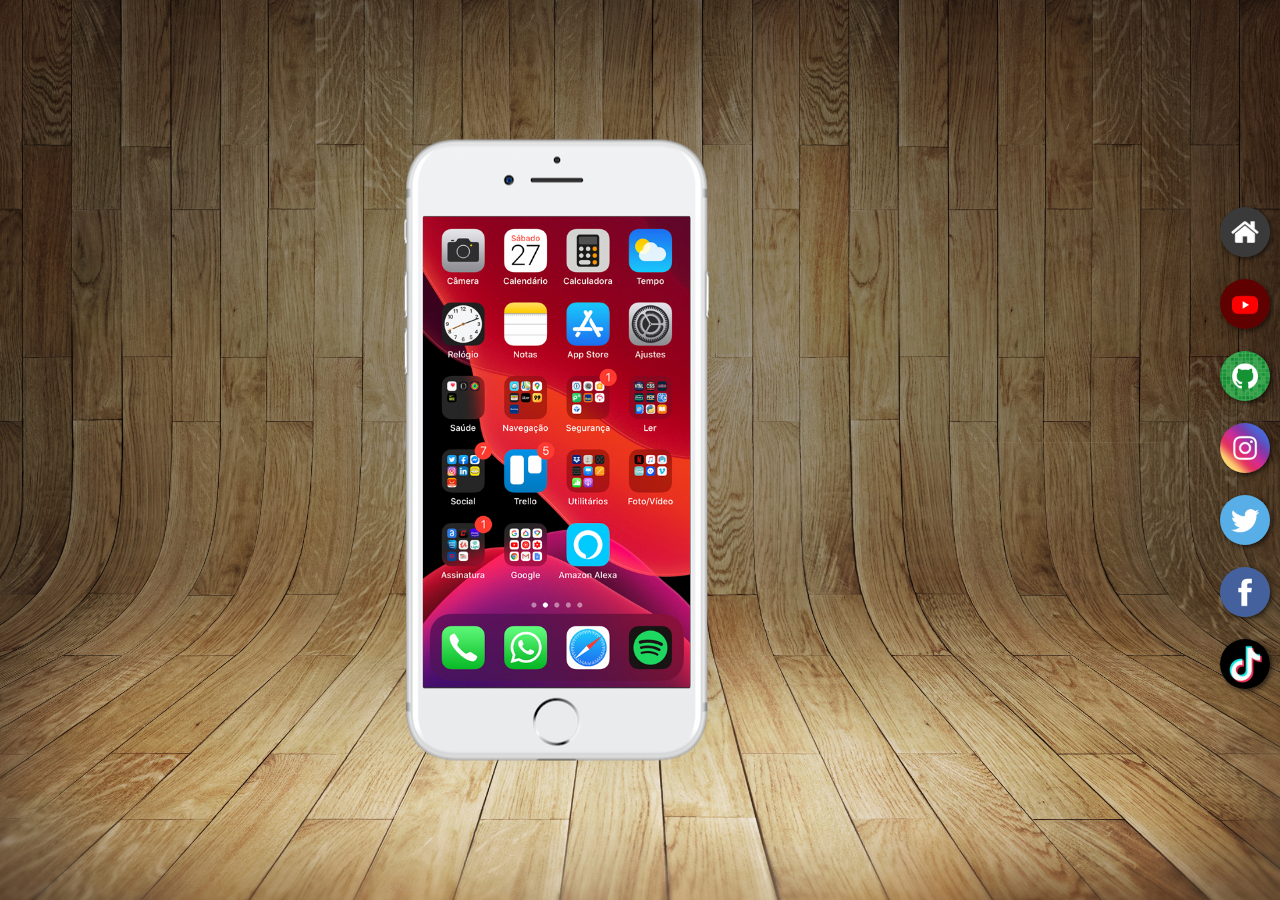
<file: index.html>
<!DOCTYPE html>
<html lang="pt-br">
<head>
    <meta charset="UTF-8">
    <meta name="viewport" content="width=device-width, initial-scale=1.0">
    <link rel="shortcut icon" href="favicon.ico" type="image/x-icon">
    <link rel="stylesheet" href="estilos/style.css">
    <title>Projeto Rede Social</title>
</head>
<body>
    <main>
        <section class="telefone">
            <iframe src="home.html" name="tela" class="tela" frameborder="0">
                Seu navegador não é compatível com isso. Por favor, utilize outro navegador para total experiência.
            </iframe>

        </section>
        <section class="redes-sociais">
            <a href="home.html" target="tela"><img src="imagens/logo-home.jpg" alt="Home"></a><br>
            <a href="youtube.html" target="tela"><img src="imagens/logo-youtube.jpg" alt="YouTube"></a> <br>
            <a href="github.html" target="tela"><img src="imagens/logo-github.jpg" alt="GitHub"></a> <br>
            <a href="instagram.html" target="tela"><img src="imagens/logo-instagram.jpg" alt="Instagram"></a> <br>
            <a href="twitter.html" target="tela"><img src="imagens/logo-twitter.jpg" alt="Twitter"></a> <br>
            <a href="facebook.html" target="tela"><img src="imagens/logo-facebook.jpg" alt="Facebook"></a> <br>
            <a href="tiktok.html" target="tela"><img src="imagens/logo-do-tiktok.jpeg" alt="Tiktok"></a>
        </section>
    </main>
    
    
</body>
</html>
</file>
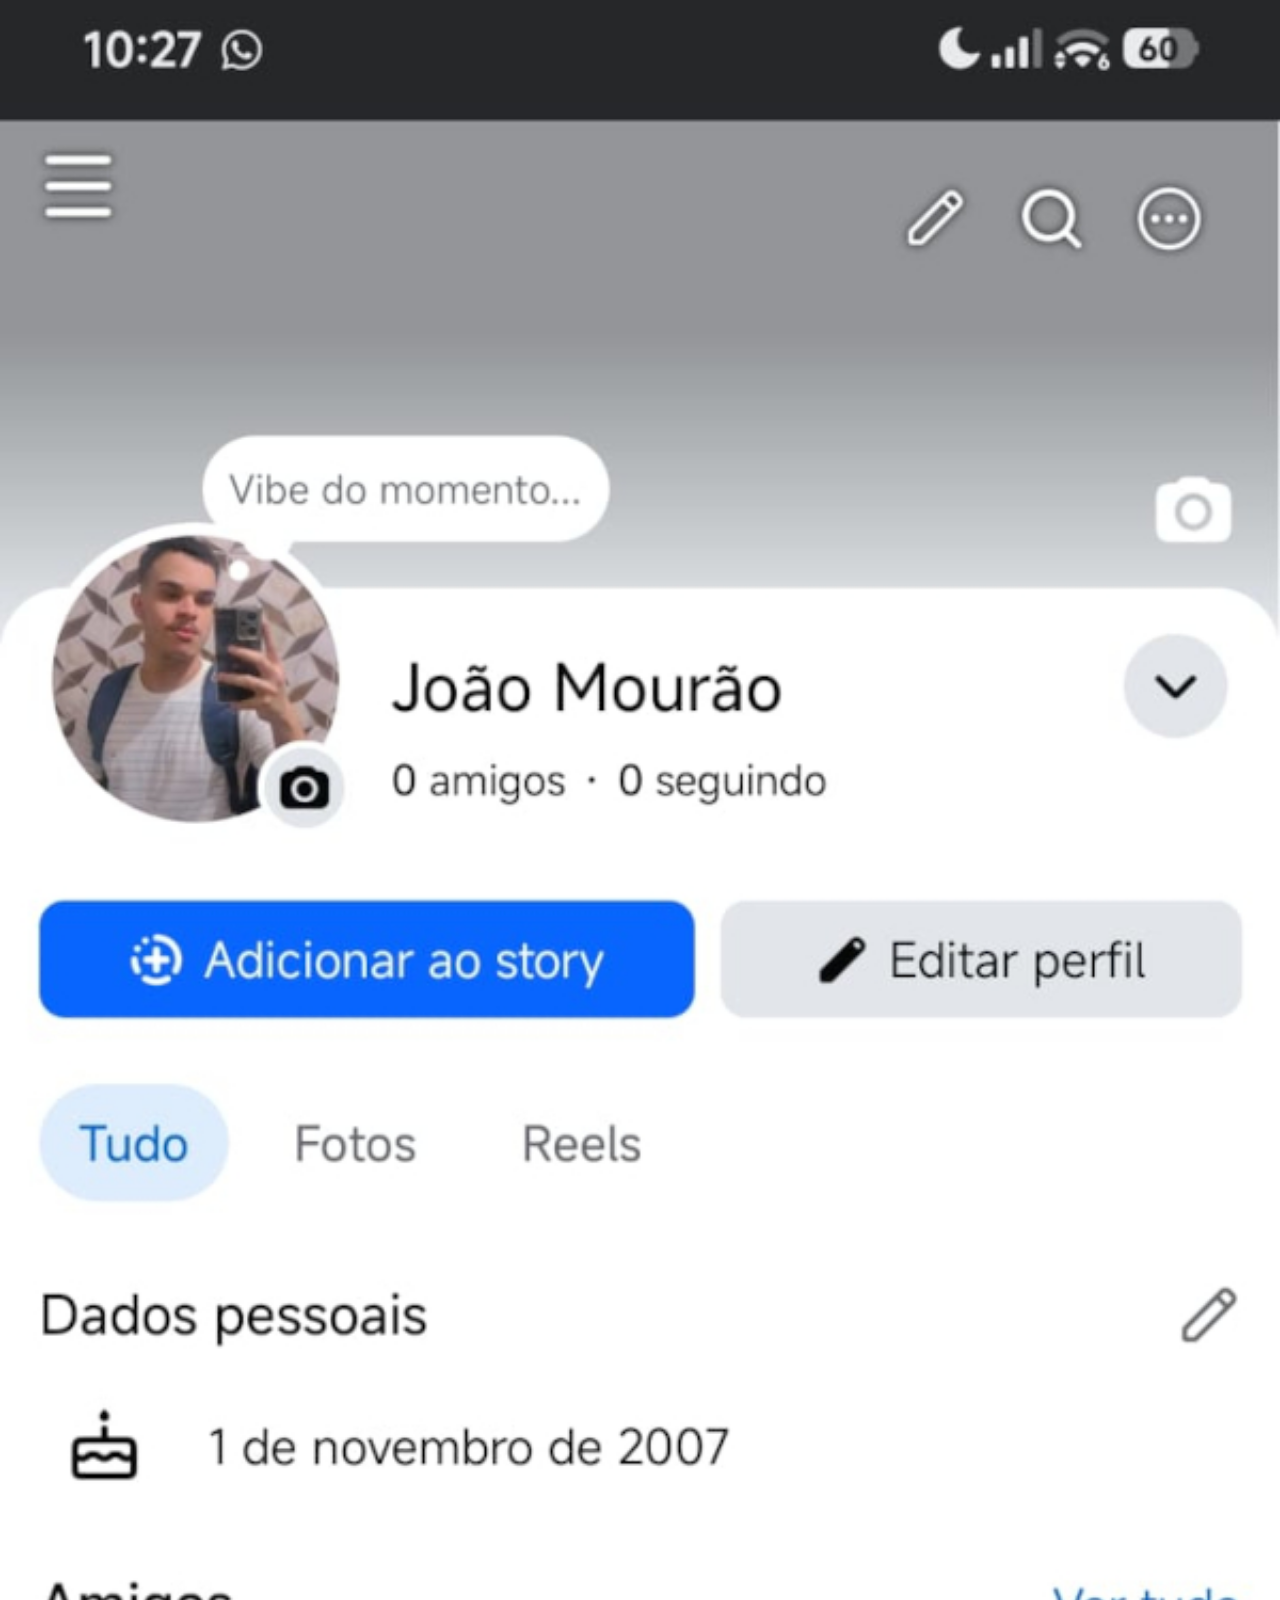
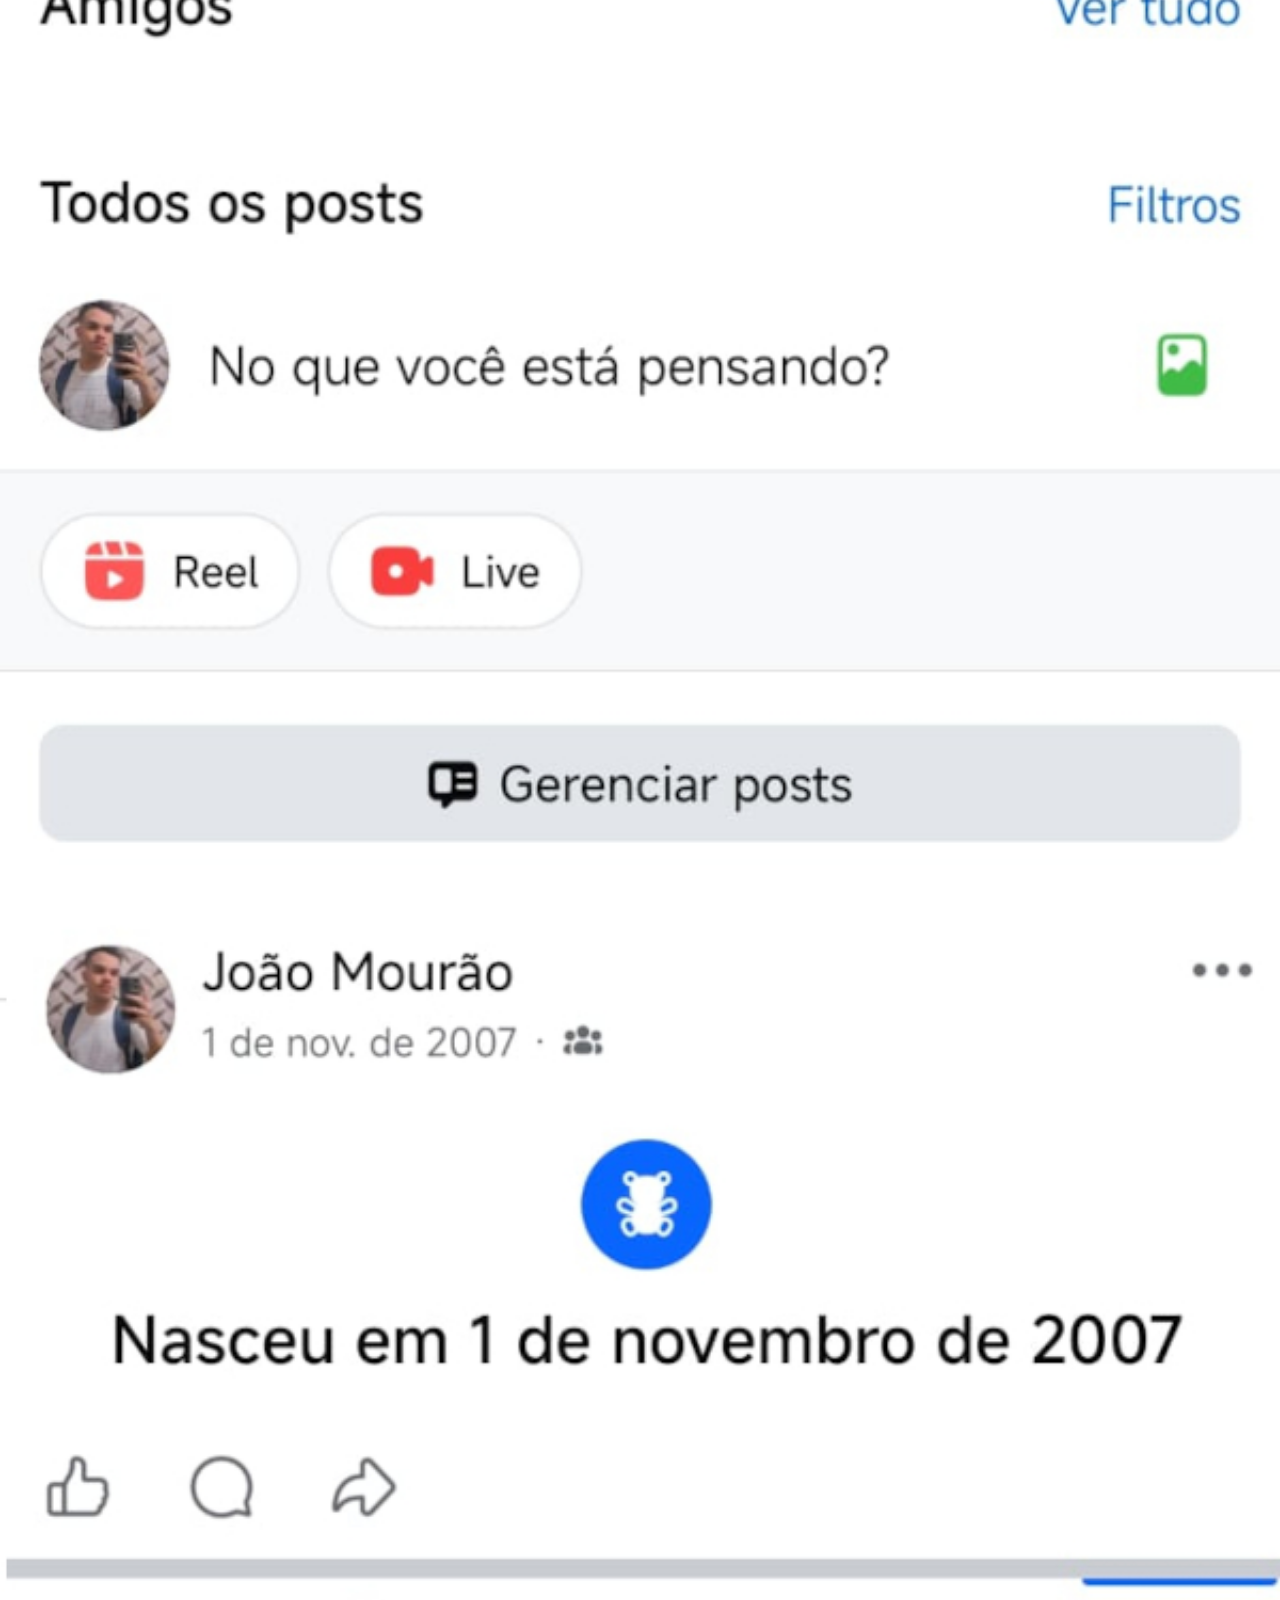
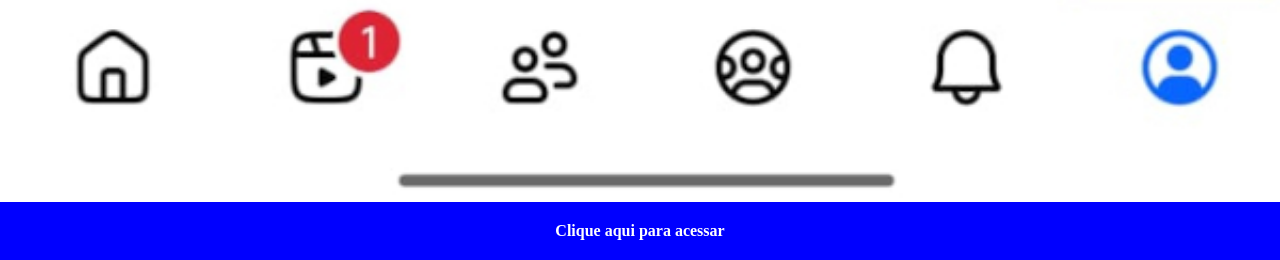
<file: facebook.html>
<!DOCTYPE html>
<html lang="pt-br">
<head>
    <meta charset="UTF-8">
    <meta name="viewport" content="width=device-width, initial-scale=1.0">
    <title>Facebook</title>
    <link rel="stylesheet" href="estilos/social.css">
</head>
<body>
    <img src="imagens/tela-facebook-joao2.jpg" alt="Facebook">
    <a href="https://www.facebook.com/profile.php?id=61591177731367" target="_blank">Clique aqui para acessar</a>
</body>
</html>
</file>
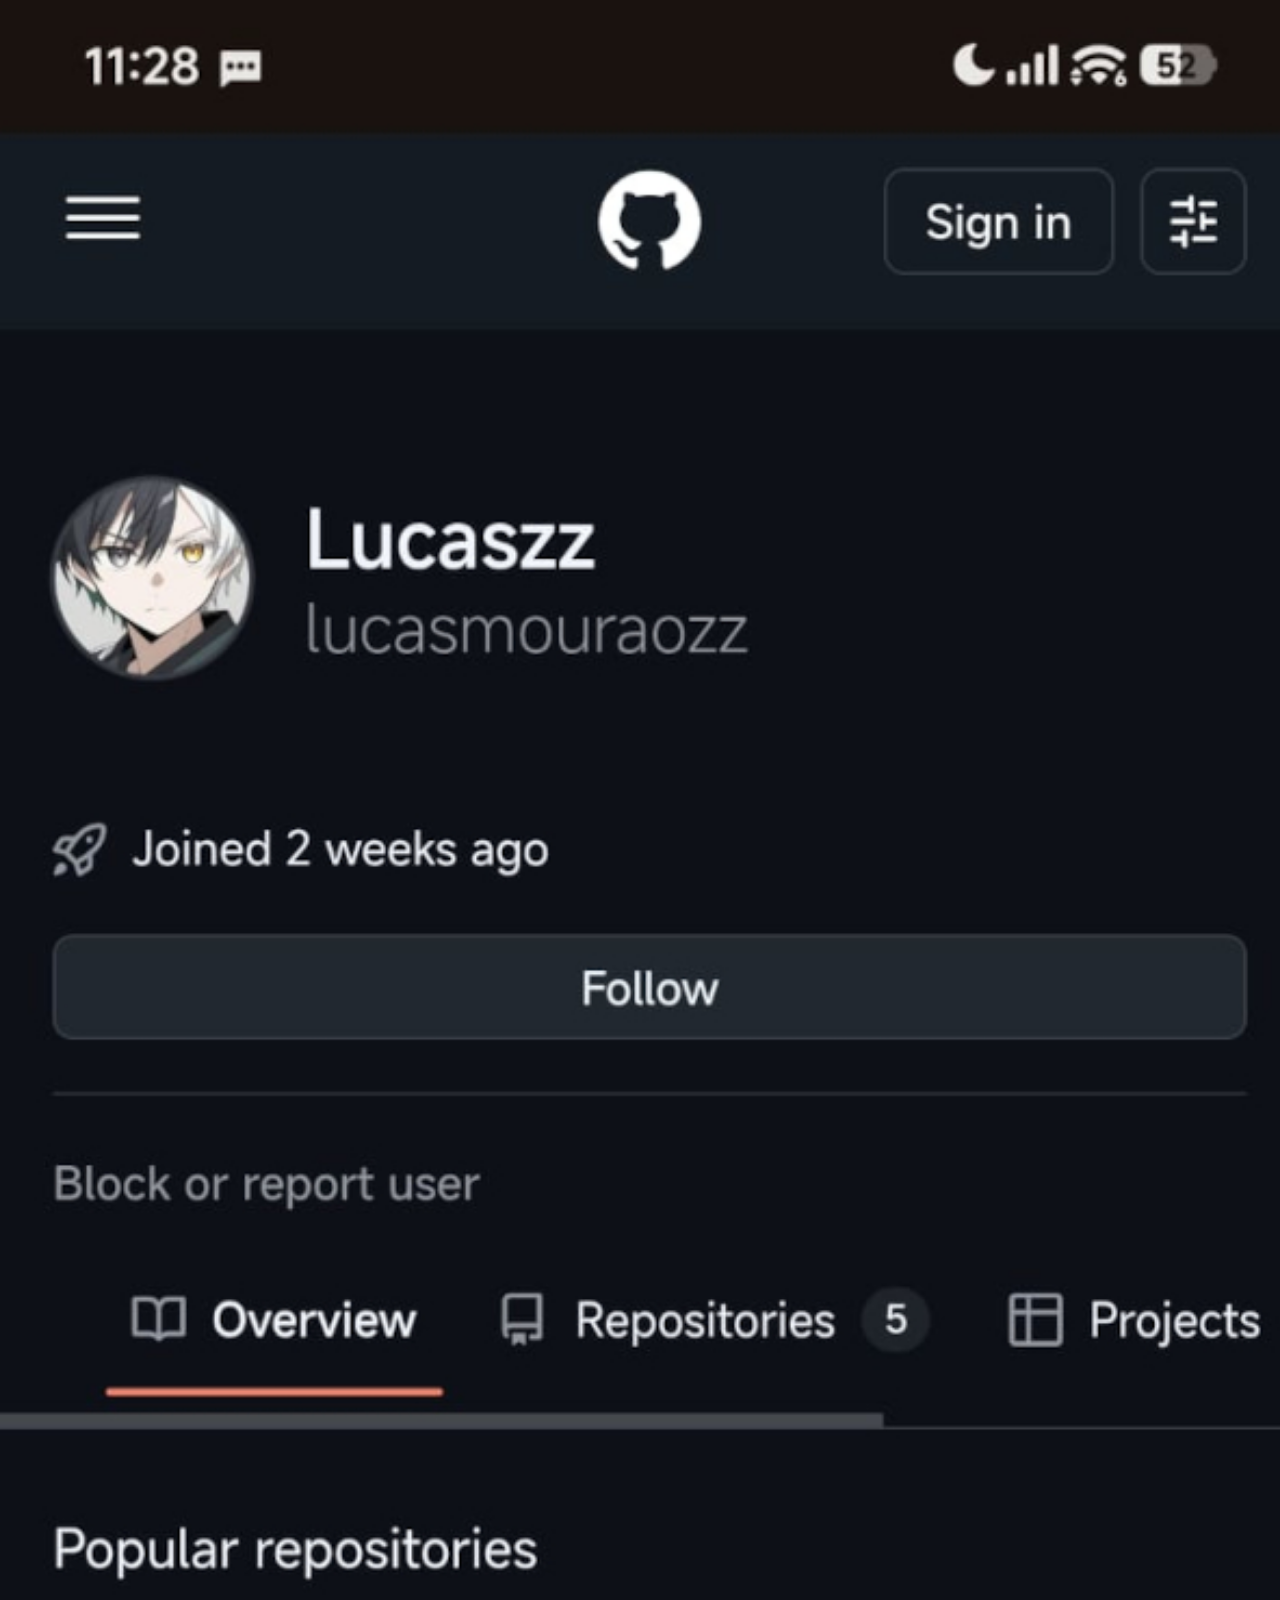
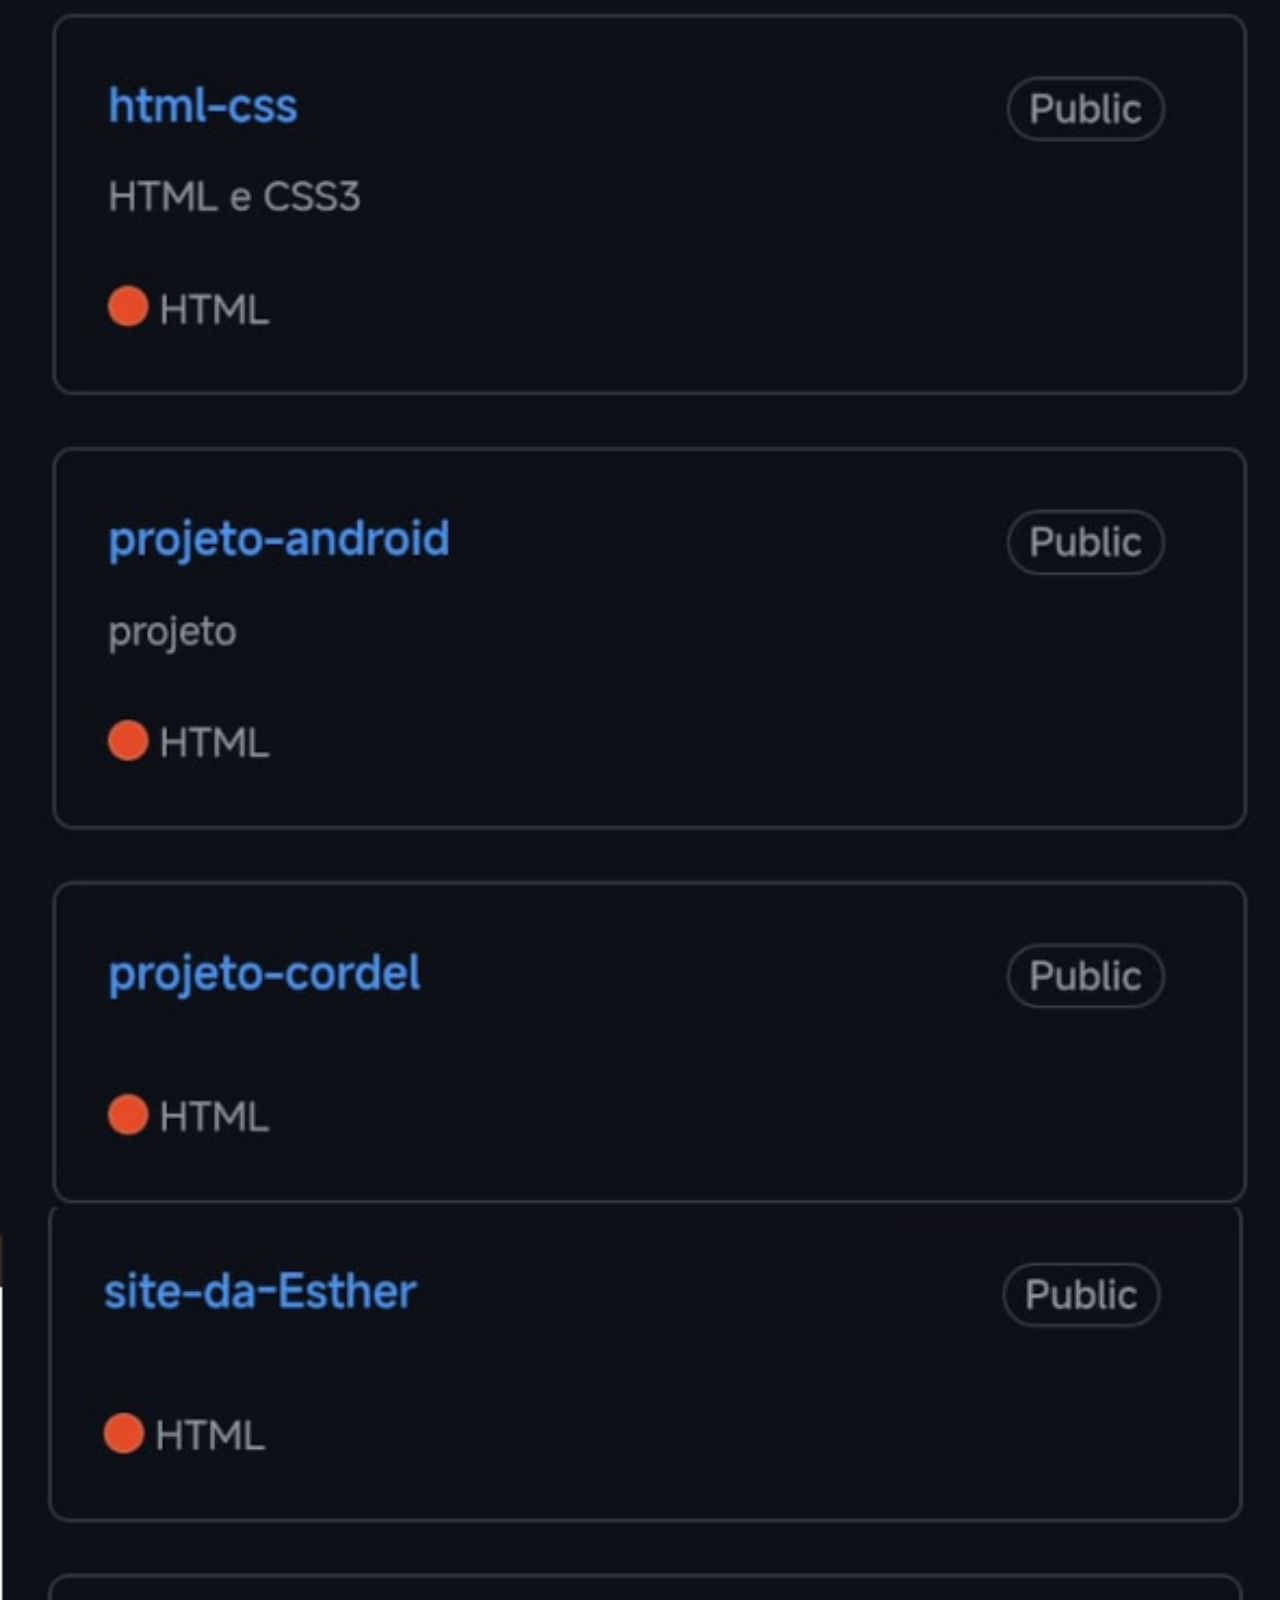
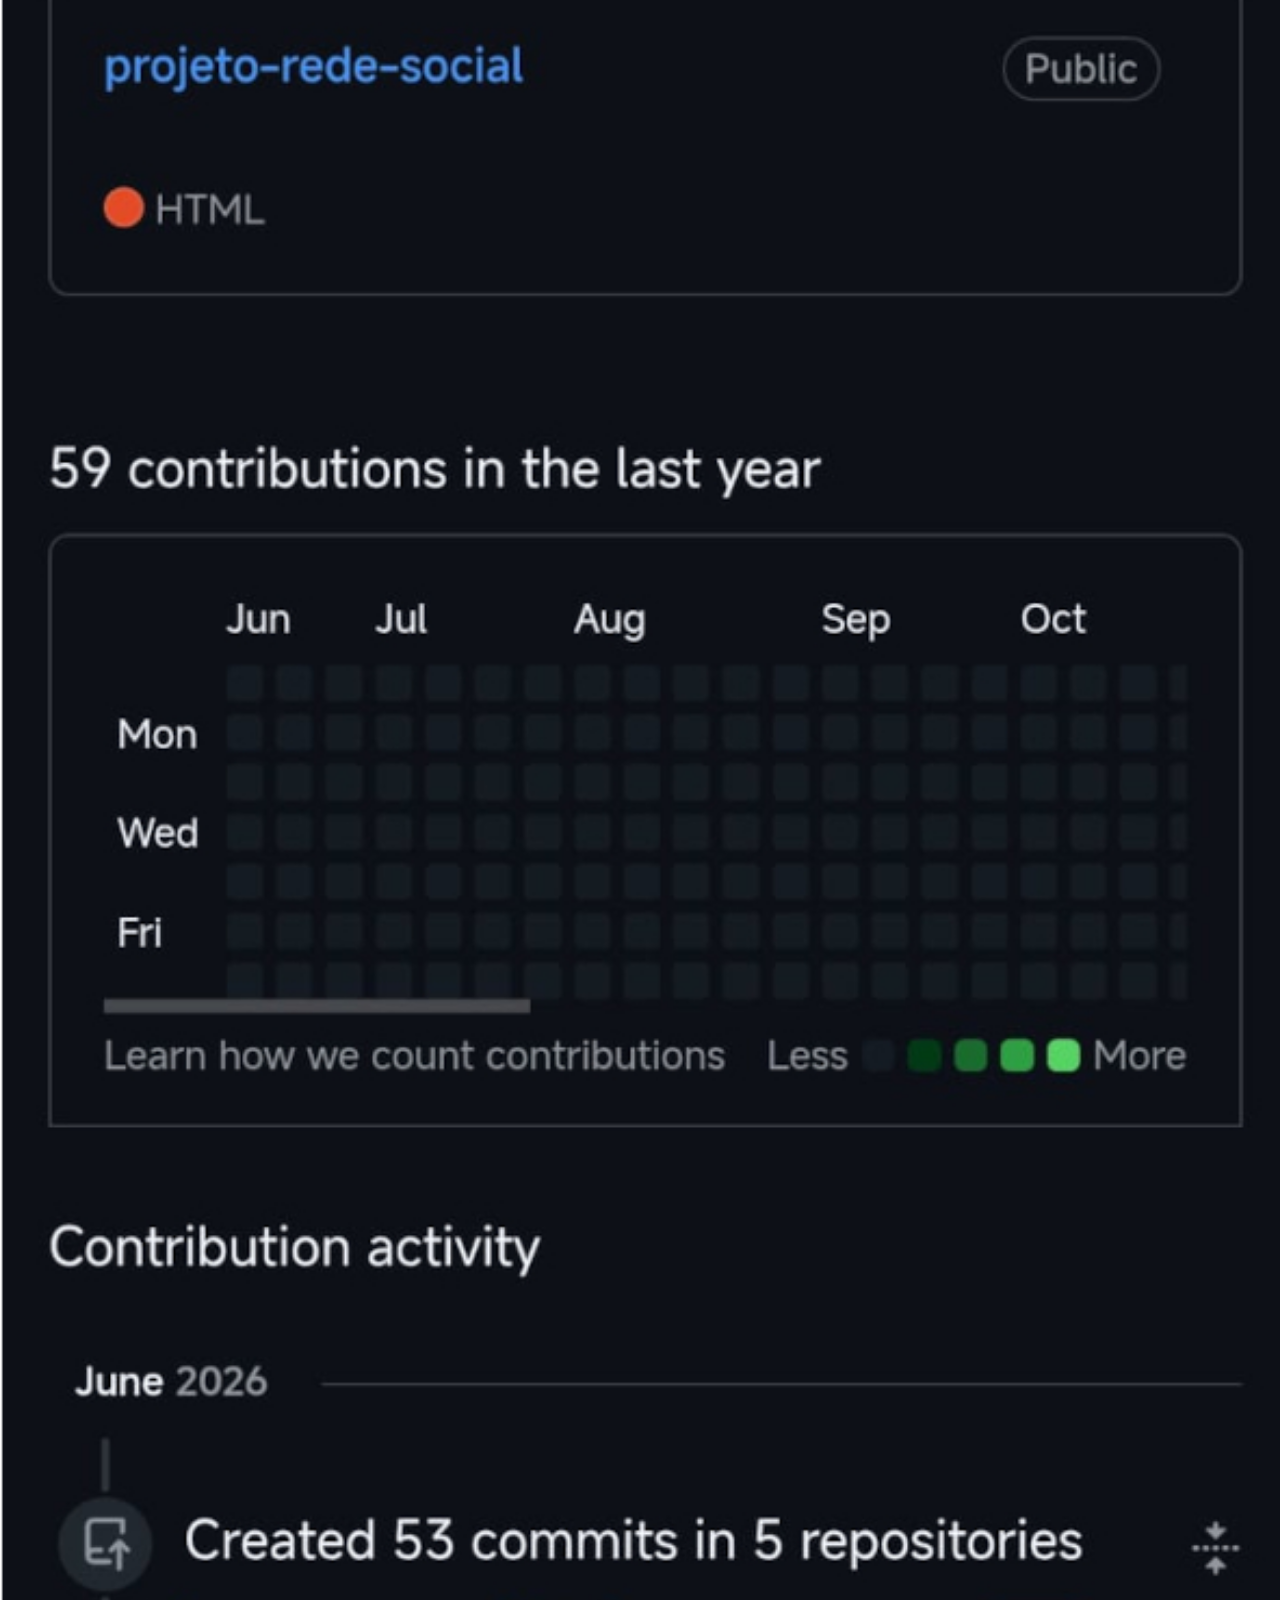
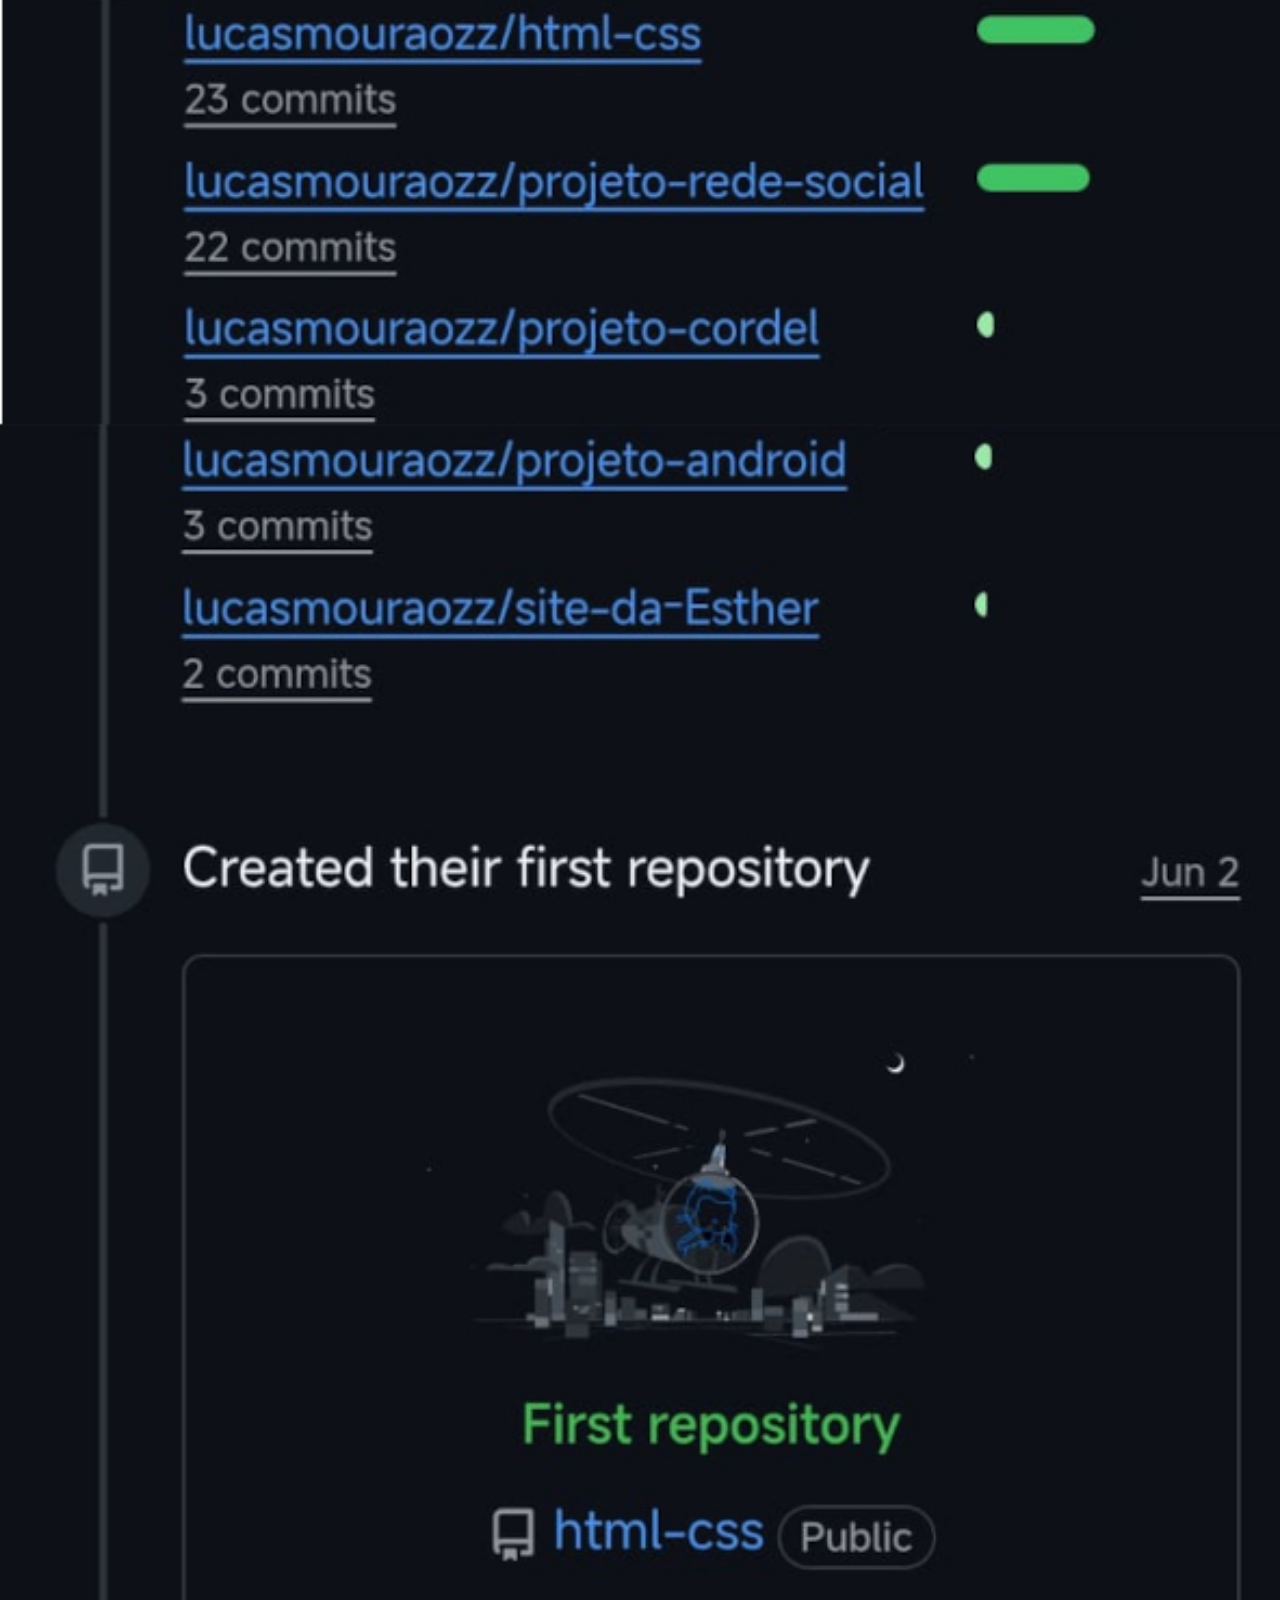
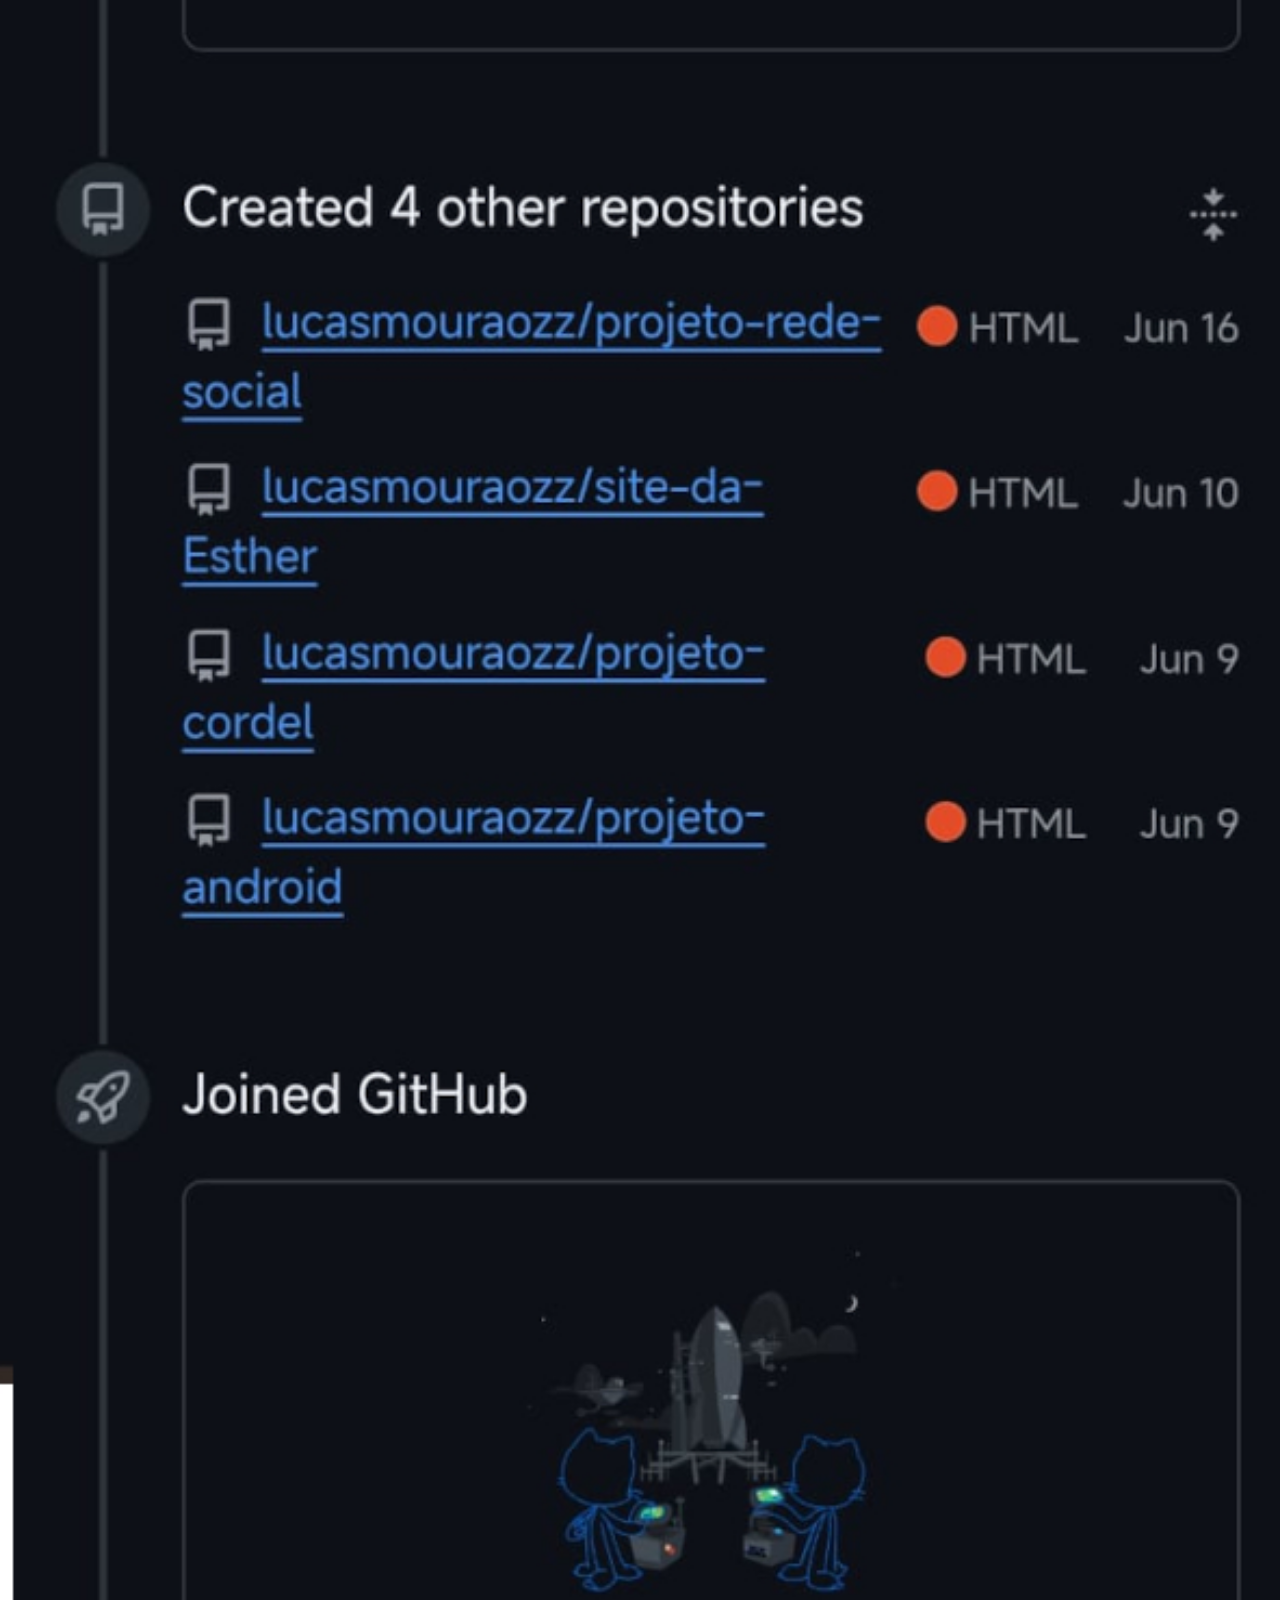
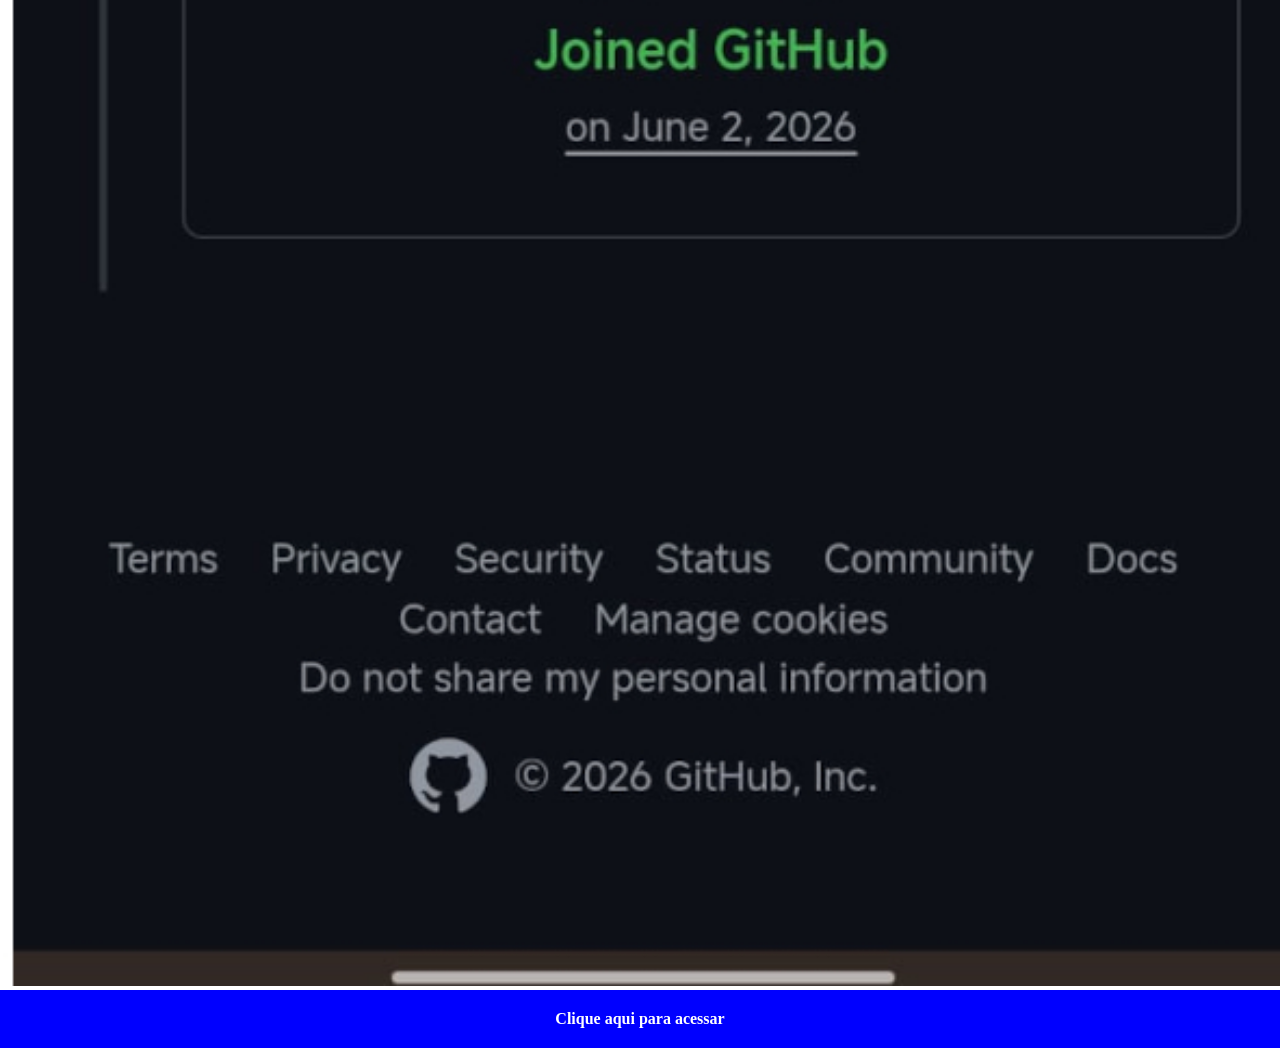
<file: github.html>
<!DOCTYPE html>
<html lang="pt-br">
<head>
    <meta charset="UTF-8">
    <meta name="viewport" content="width=device-width, initial-scale=1.0">
    <title>GitHub</title>
    <link rel="stylesheet" href="estilos/social.css">
</head>
<body>
    <img src="imagens/tela-github-joao.jpeg" alt="GitHub">
    <a href="https://github.com/lucasmouraozz" target="_blank">Clique aqui para acessar</a>
</body>
</html>
</file>
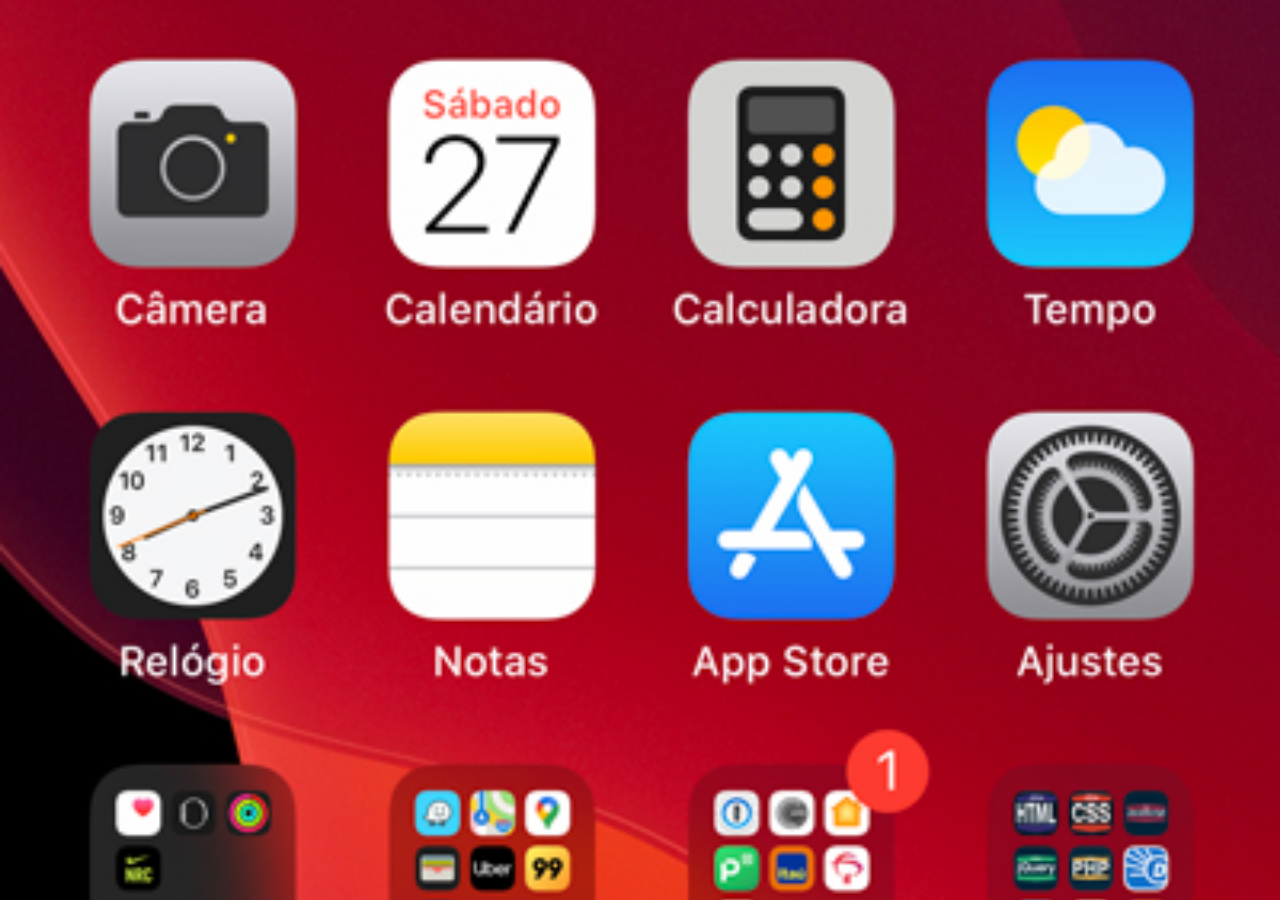
<file: home.html>
<!DOCTYPE html>
<html lang="pt-br">
<head>
    <meta charset="UTF-8">
    <meta name="viewport" content="width=device-width, initial-scale=1.0">
    <title>Home</title>
    <style>
        * {
            margin: 0px;
            padding: 0px;
        }

        body {
            width: 100vw;
            height: 100vh;
            background: black url(imagens/tela-home.jpg) no-repeat top center;
            background-size: cover;
        }
    </style>
</head>
<body>
    
</body>
</html>
</file>
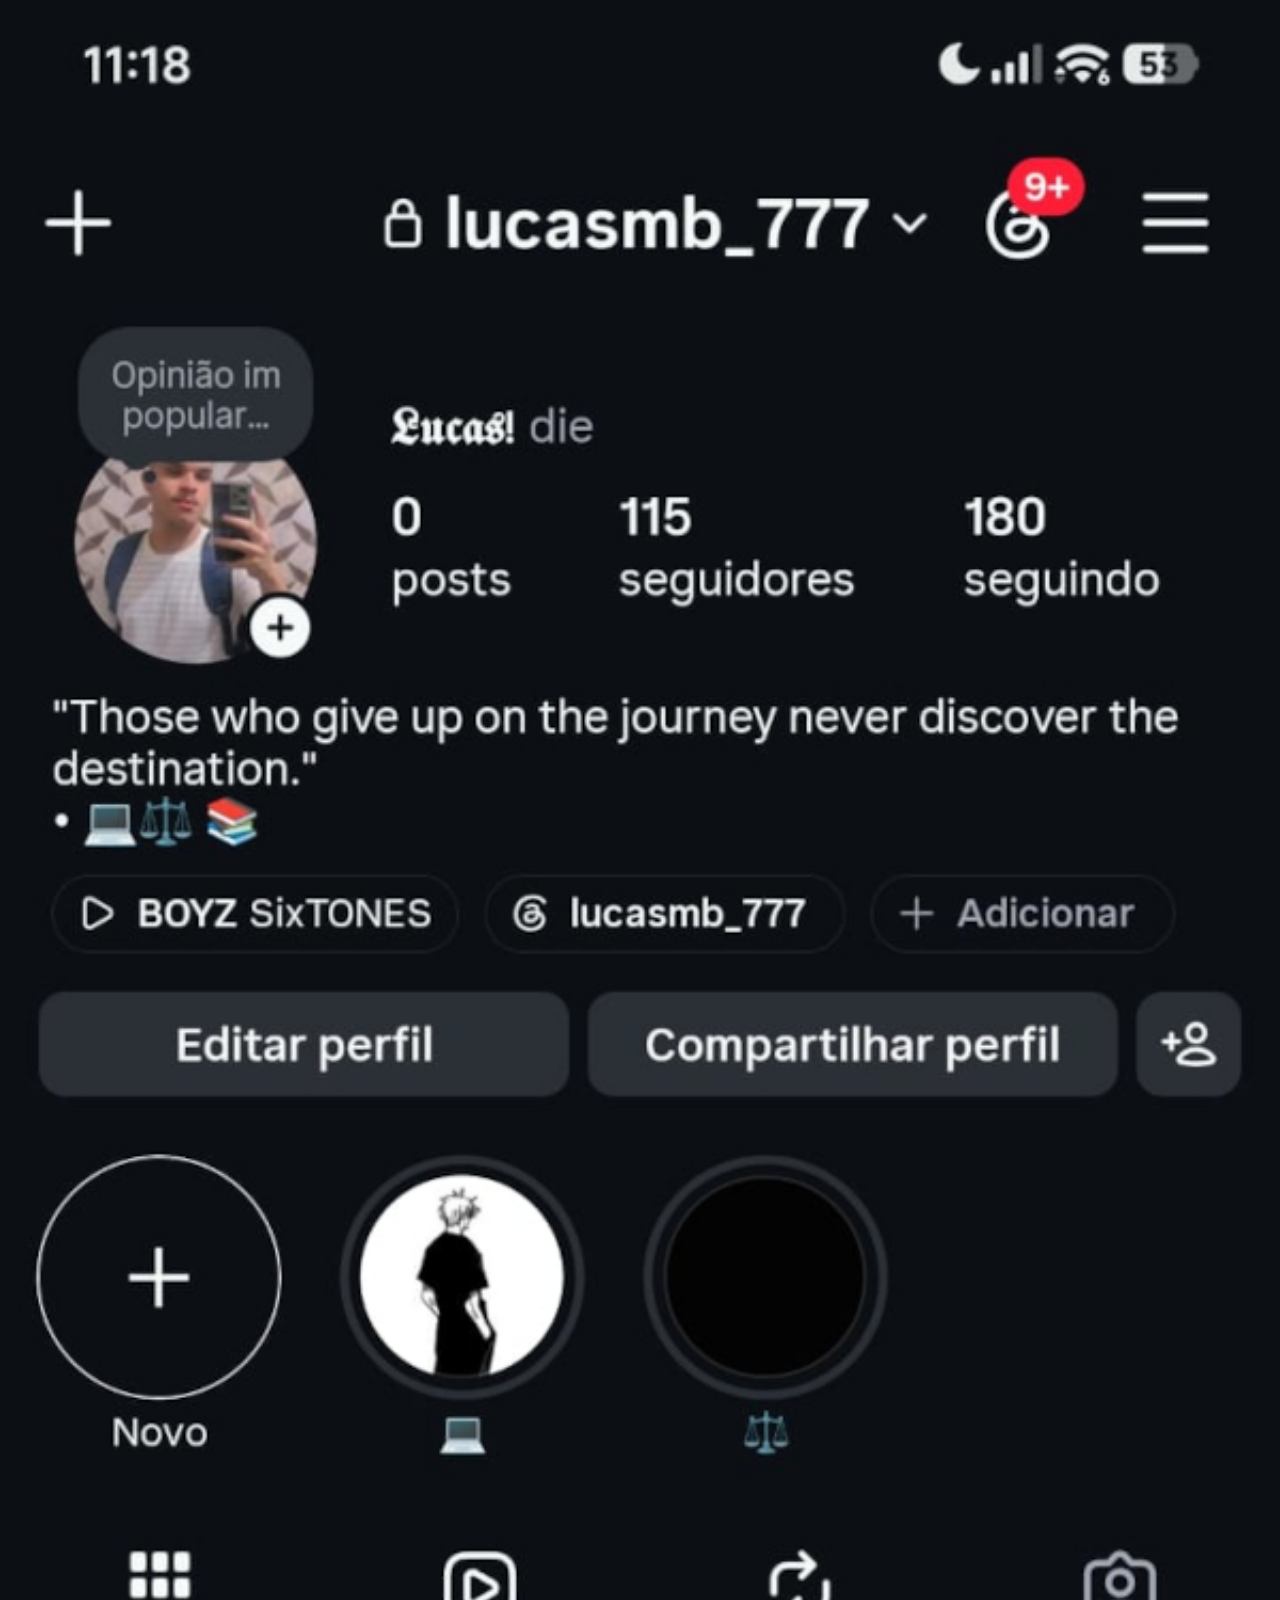
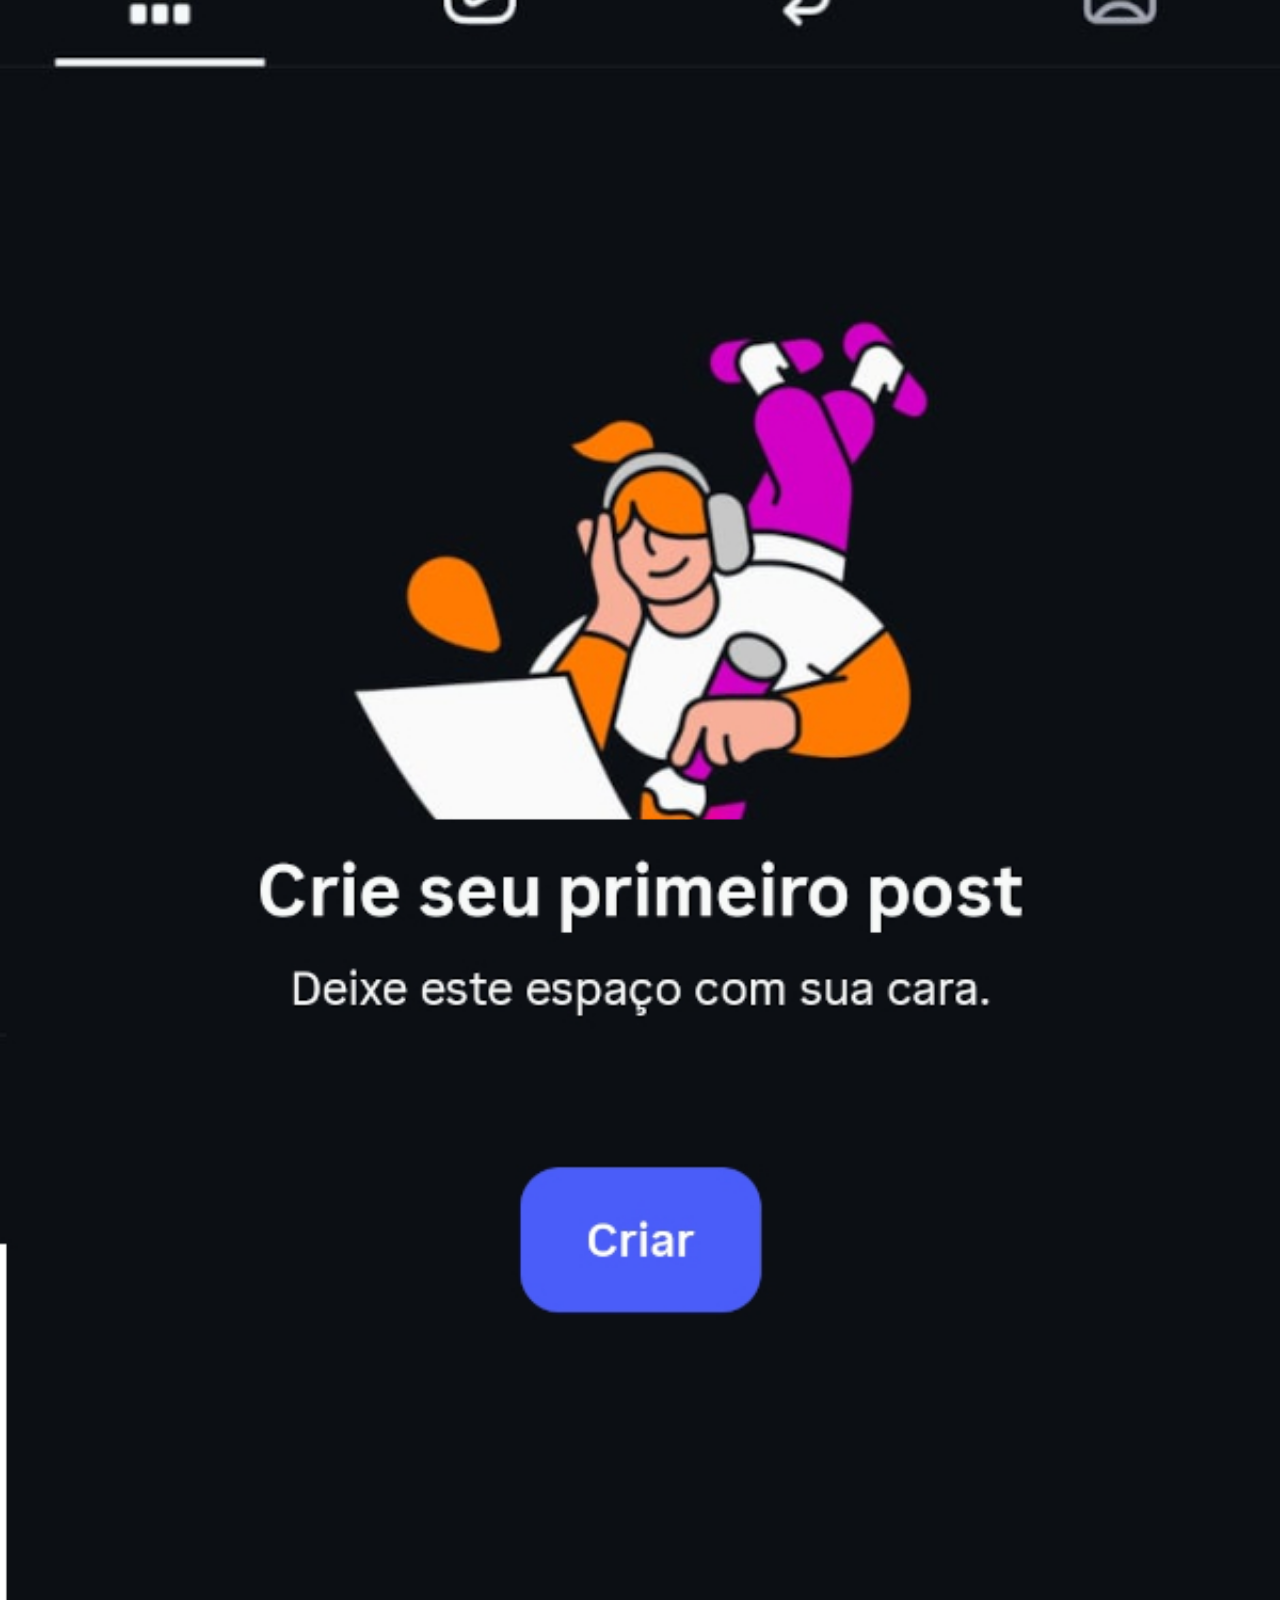
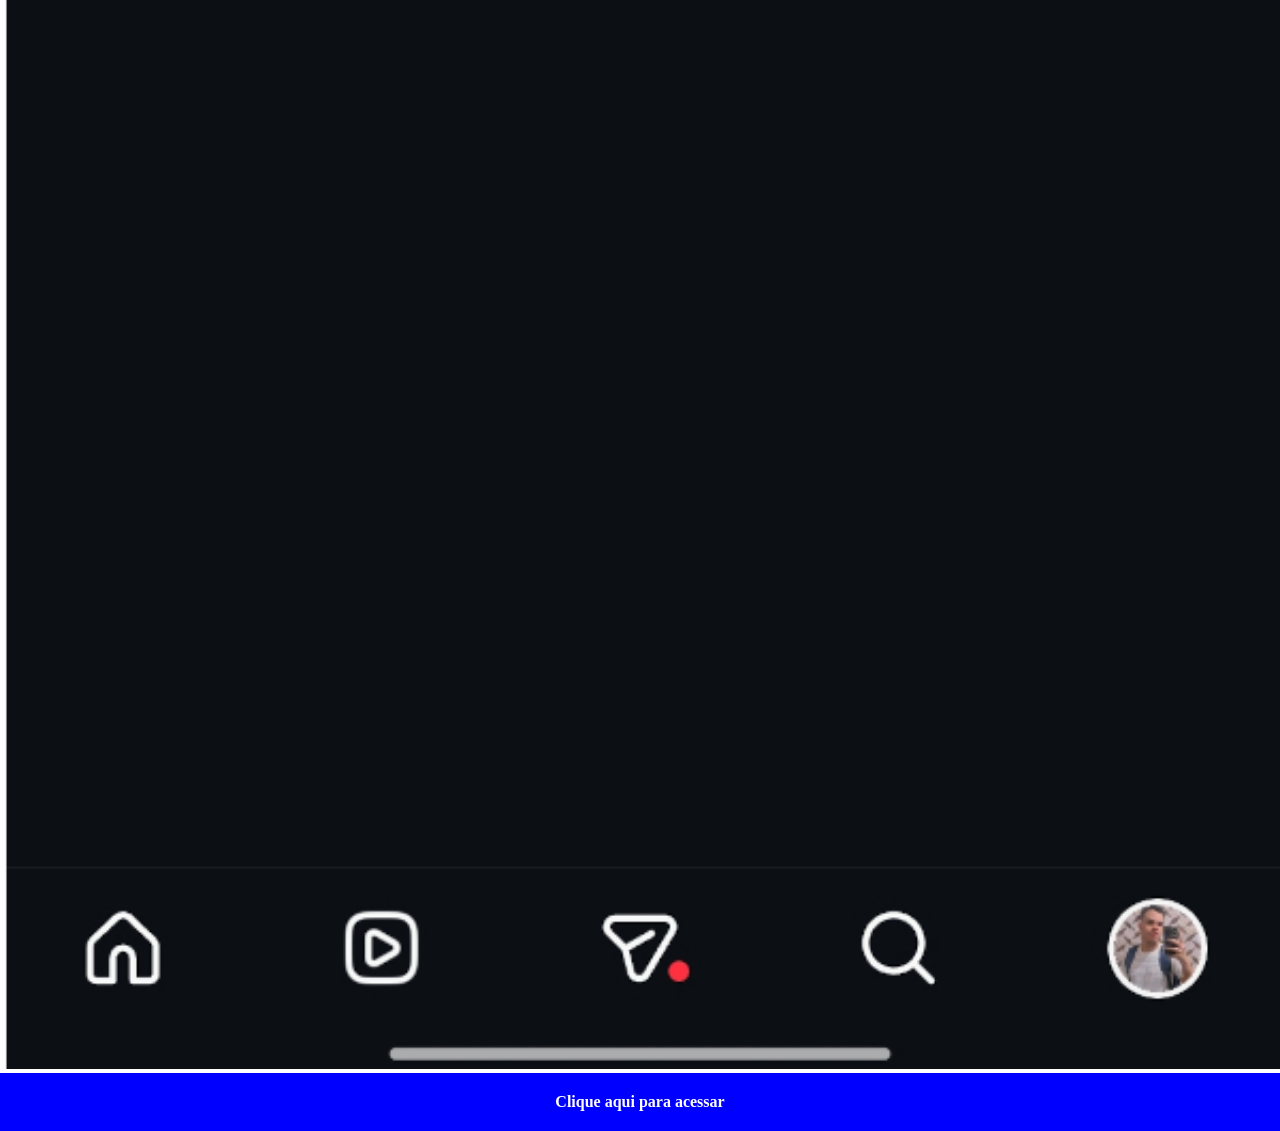
<file: instagram.html>
<!DOCTYPE html>
<html lang="pt-br">
<head>
    <meta charset="UTF-8">
    <meta name="viewport" content="width=device-width, initial-scale=1.0">
    <title>Instagram</title>
    <link rel="stylesheet" href="estilos/social.css">
</head>
<body>
    <img src="imagens/tela-do-instagram-lucas.jpeg" alt="Instagram">
    <a href="https://www.instagram.com/lucasmb_777?igsh=ZWJ4YXhqajUzcmp5" target="_blank">Clique aqui para acessar</a>
</body>
</html>
</file>
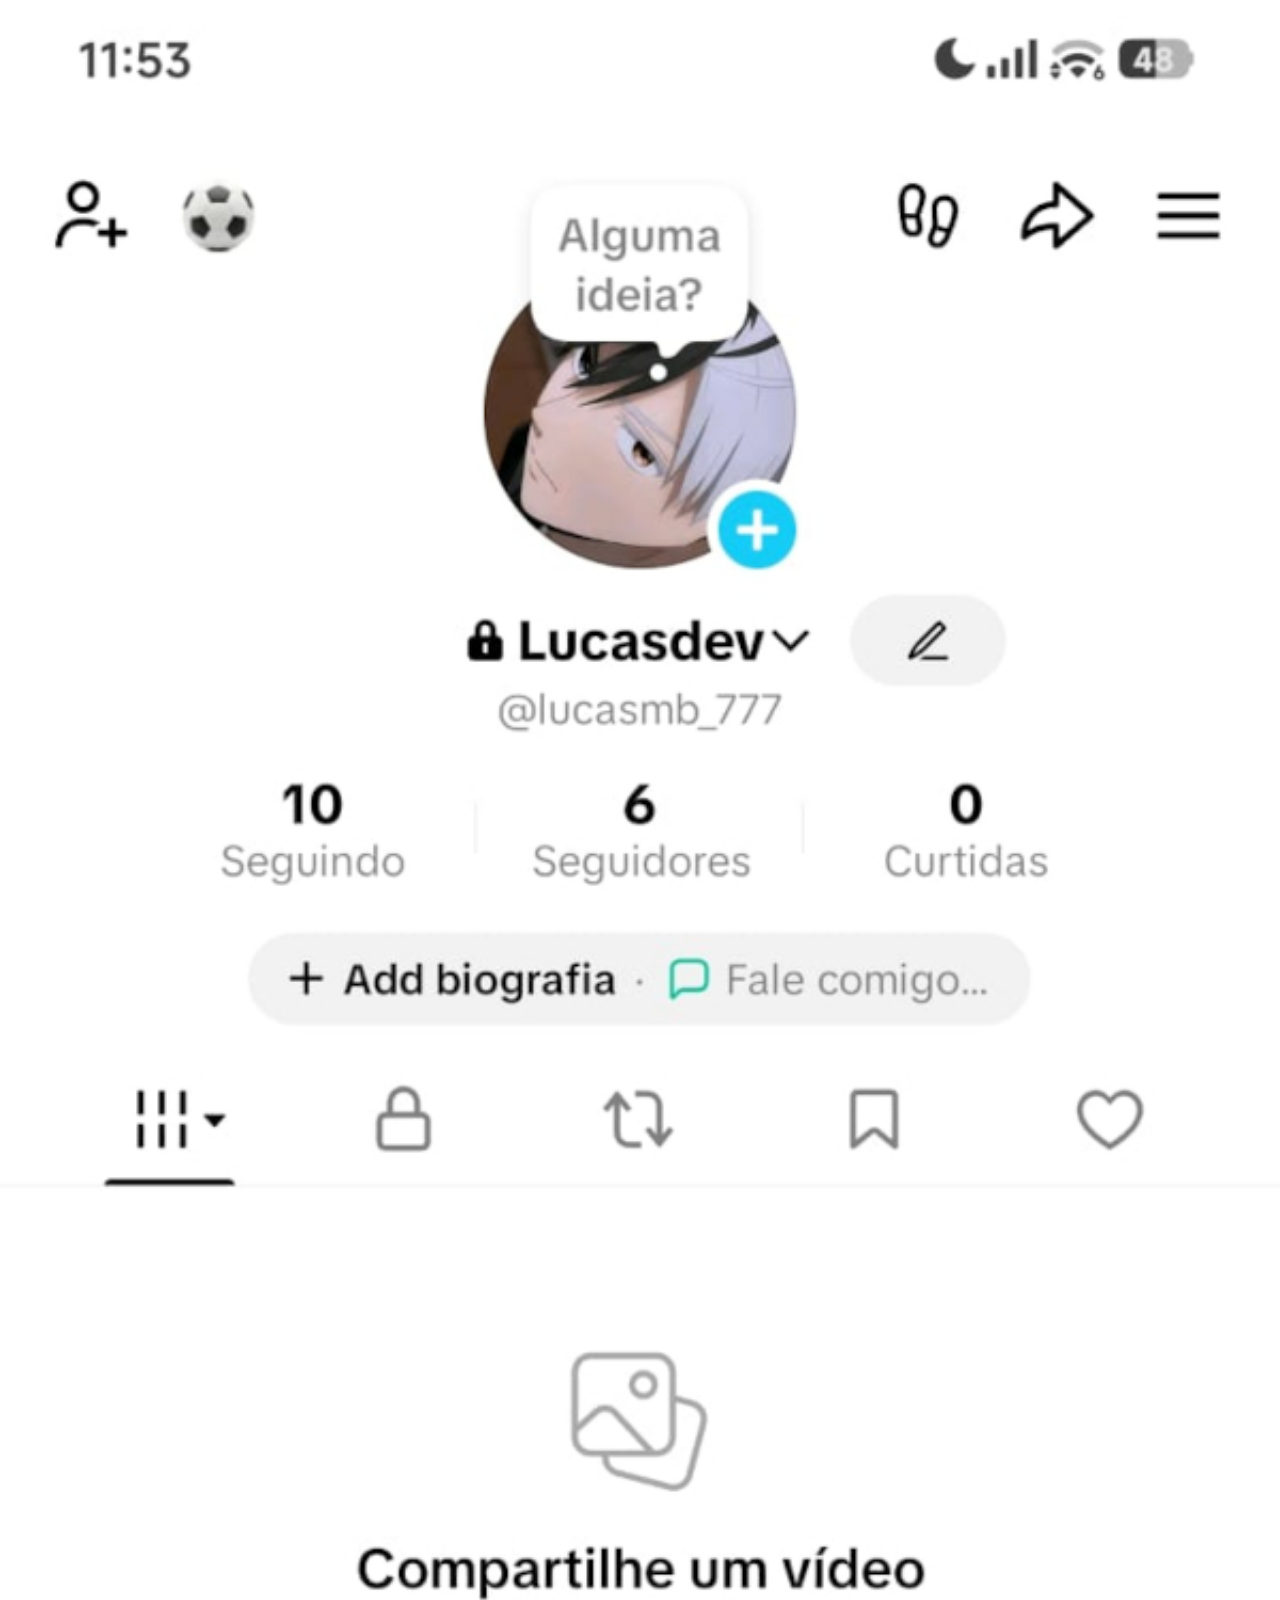
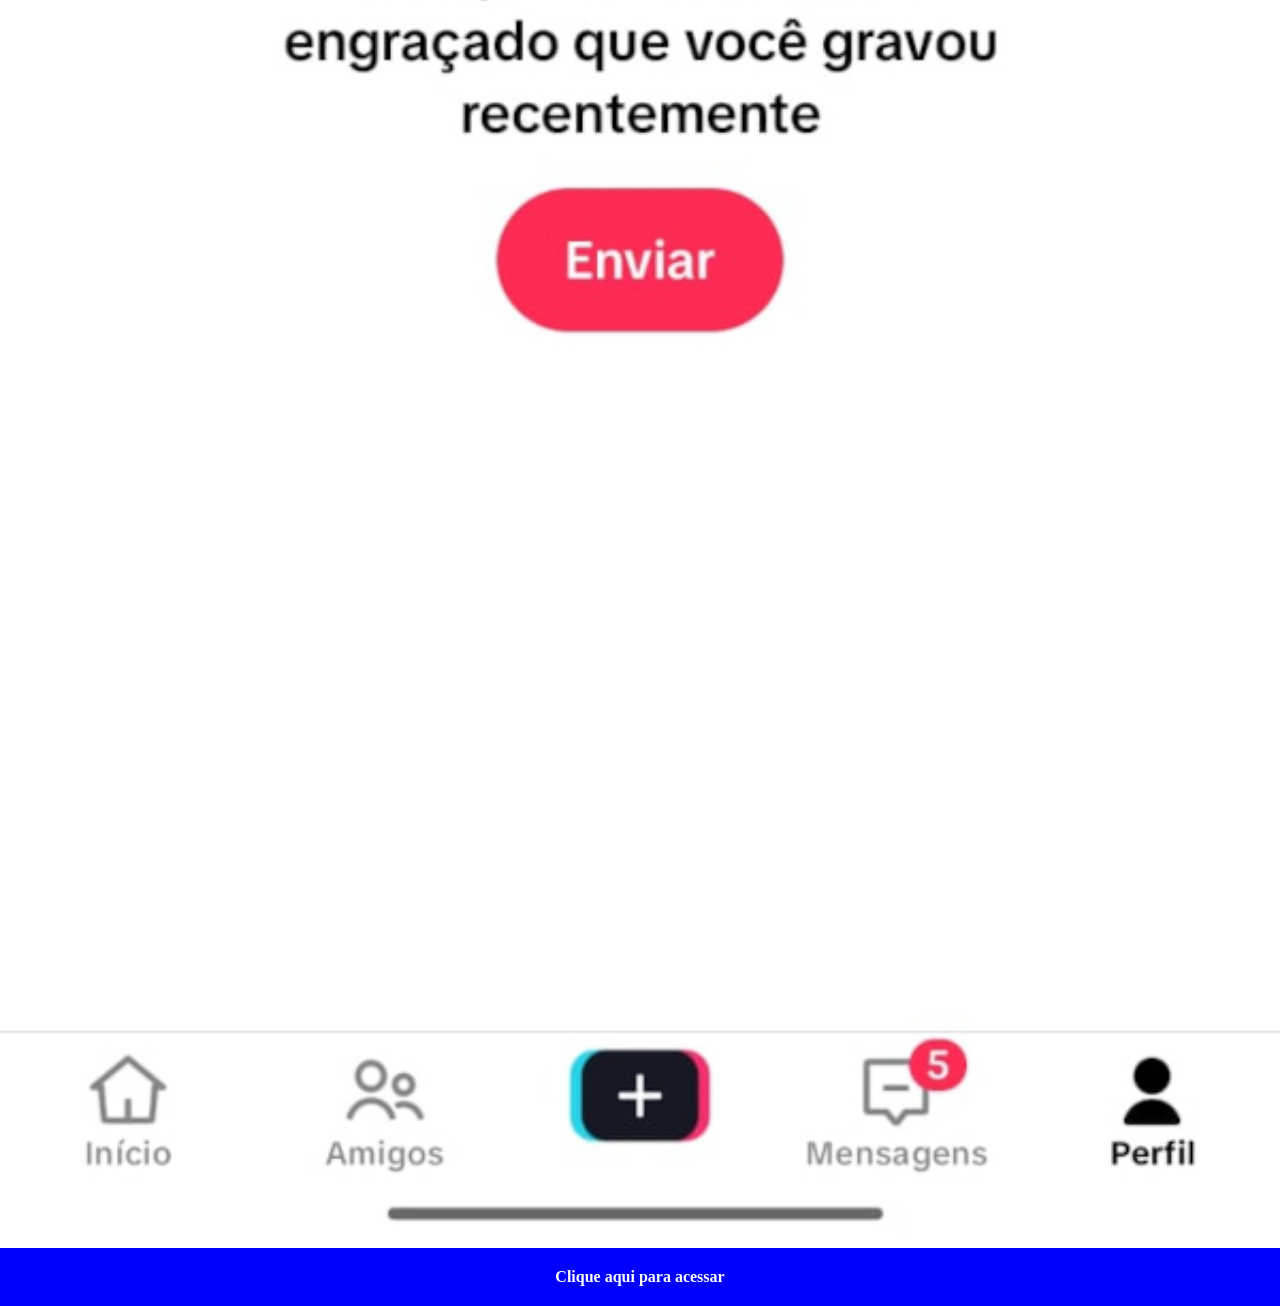
<file: tiktok.html>
<!DOCTYPE html>
<html lang="pt-br">
<head>
    <meta charset="UTF-8">
    <meta name="viewport" content="width=device-width, initial-scale=1.0">
    <title>Tiktok</title>
    <link rel="stylesheet" href="estilos/social.css">
</head>
<body>
    <img src="imagens/tela-tiktok-joao.jpeg" alt="TikTok">
    <a href="https://www.tiktok.com/@lucasmb_777?_r=1&_t=ZS-97Hyi9MlxQ7" target="_blank">Clique aqui para acessar</a>
    
</body>
</html>
</file>
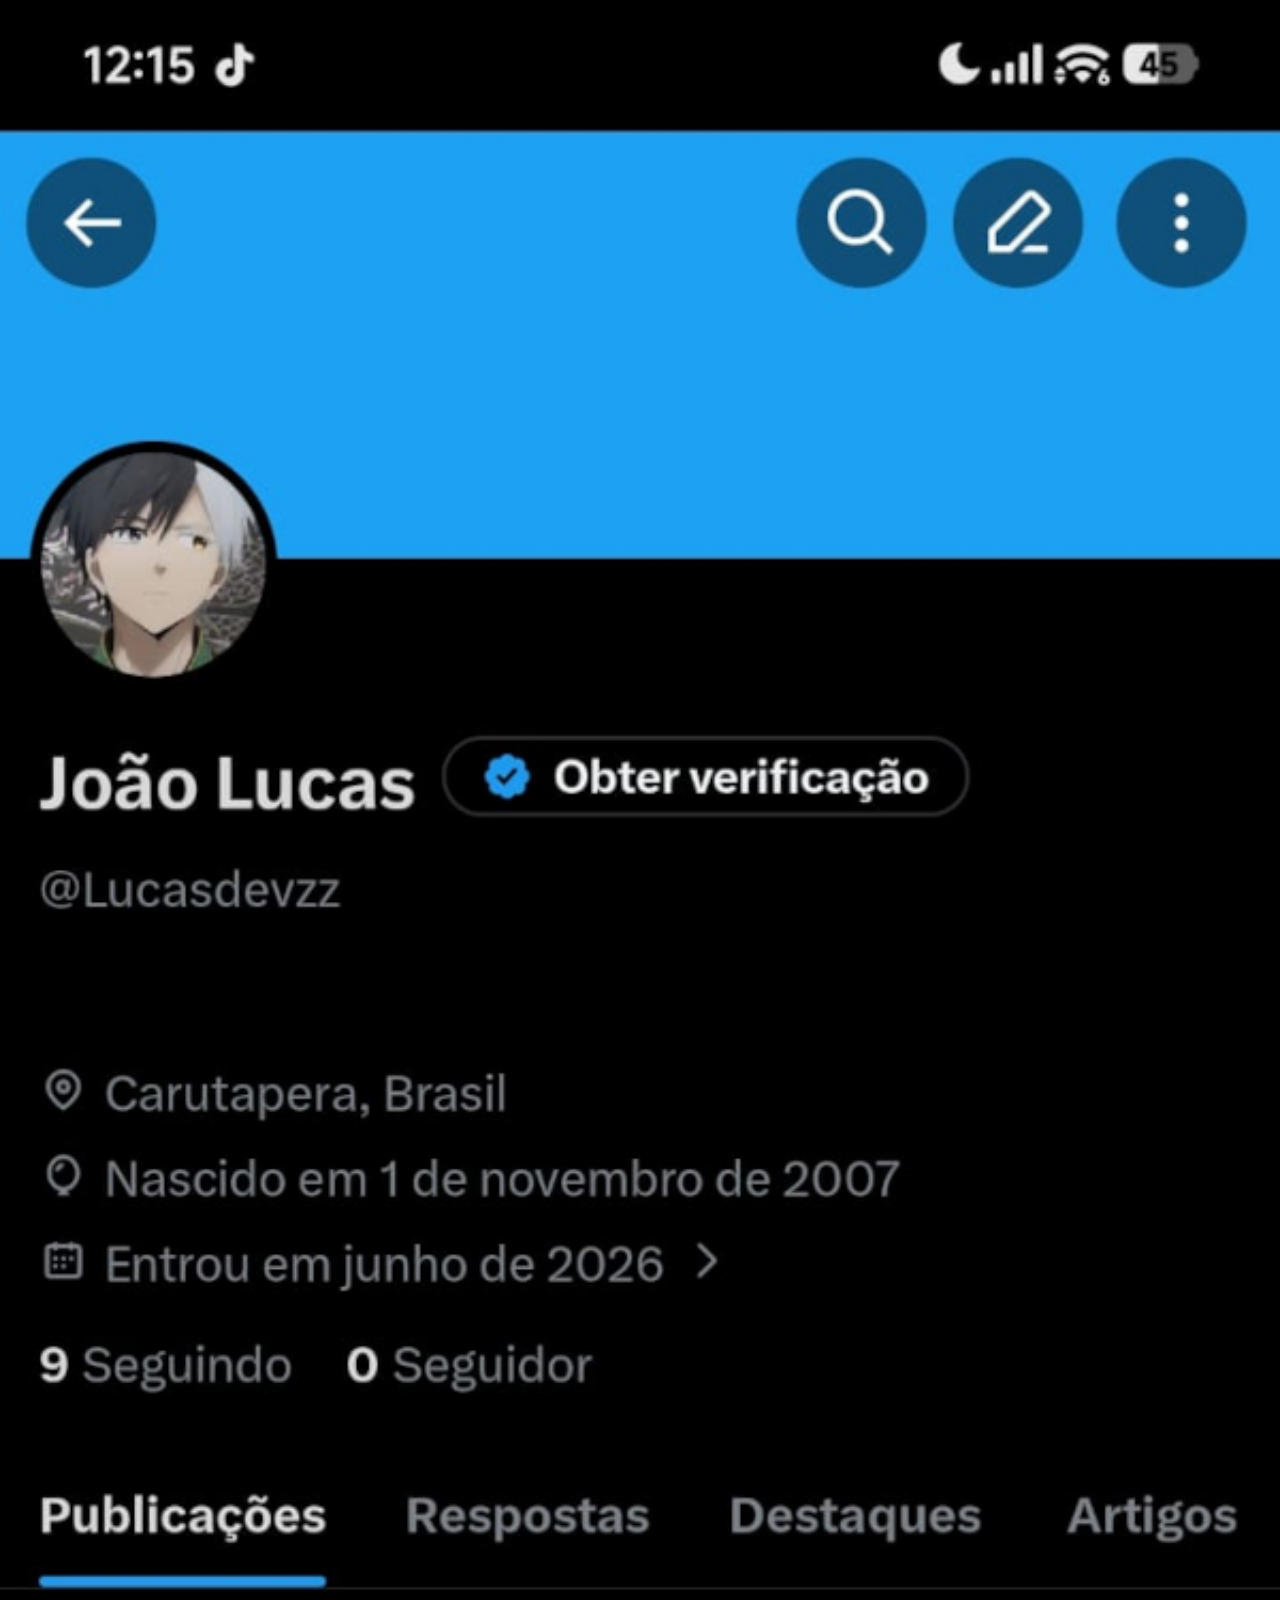
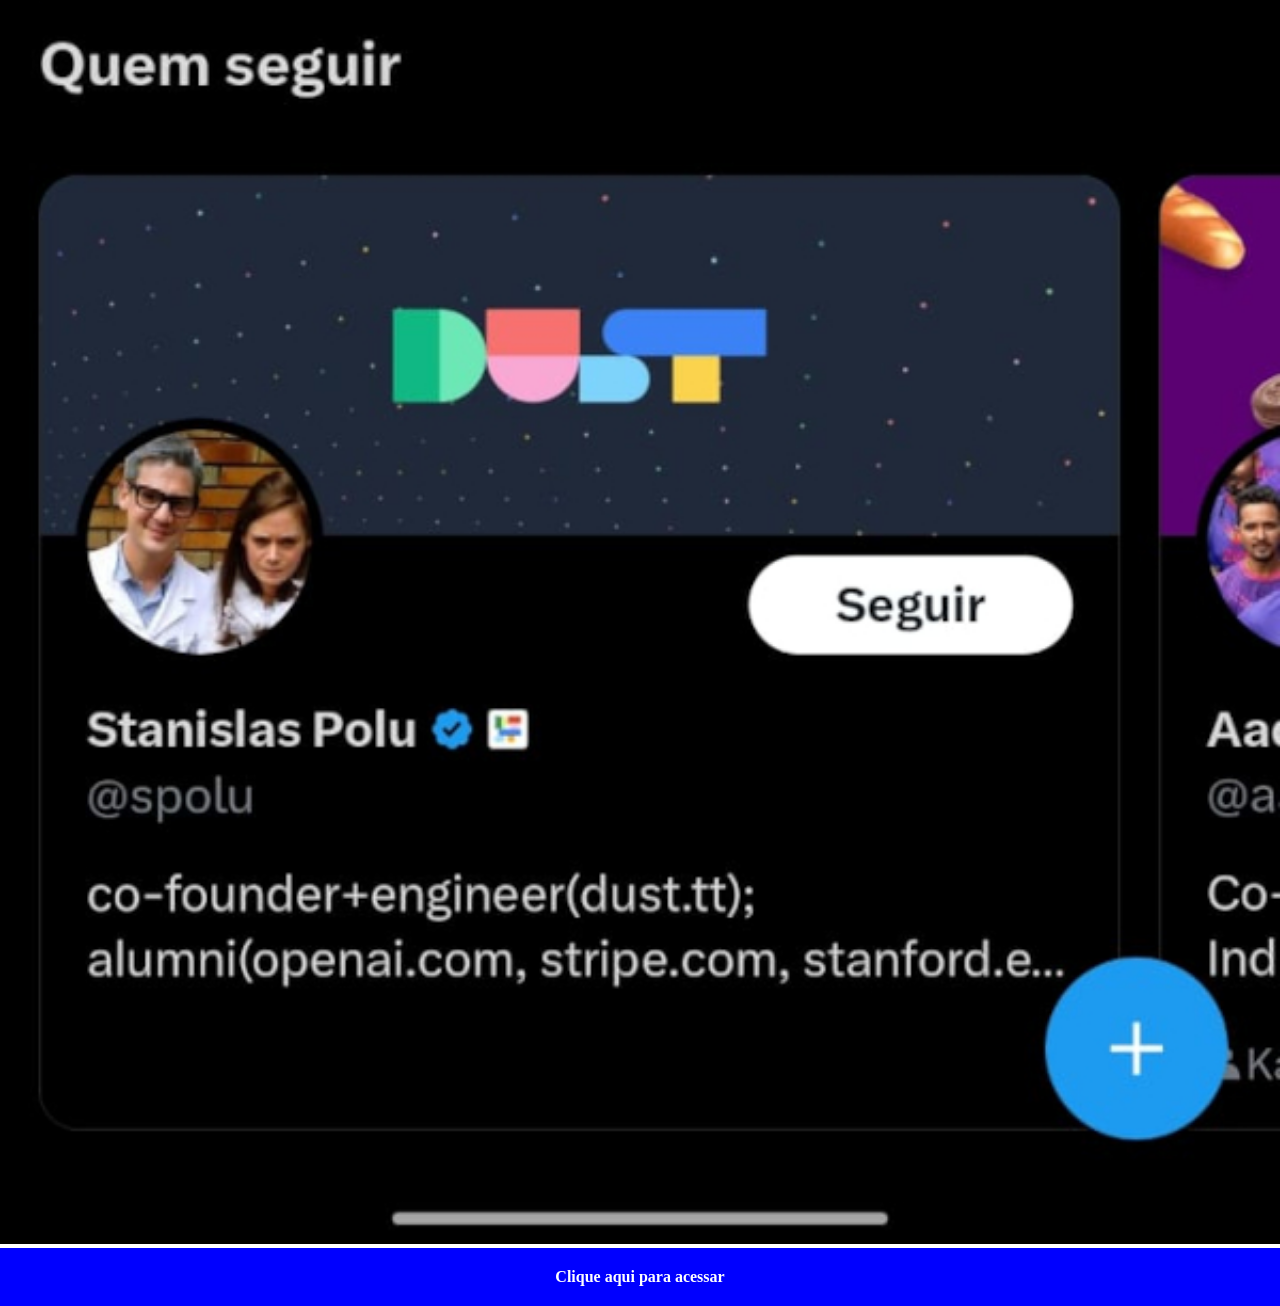
<file: twitter.html>
<!DOCTYPE html>
<html lang="pt-br">
<head>
    <meta charset="UTF-8">
    <meta name="viewport" content="width=device-width, initial-scale=1.0">
    <title>Twitter</title>
    <link rel="stylesheet" href="estilos/social.css">
</head>
<body>
    <img src="imagens/tela-twitter-lucas.jpeg" alt="Twitter">
    <a href="https://x.com/Lucasdevzz" target="_blank">Clique aqui para acessar</a>
</body>
</html>
</file>
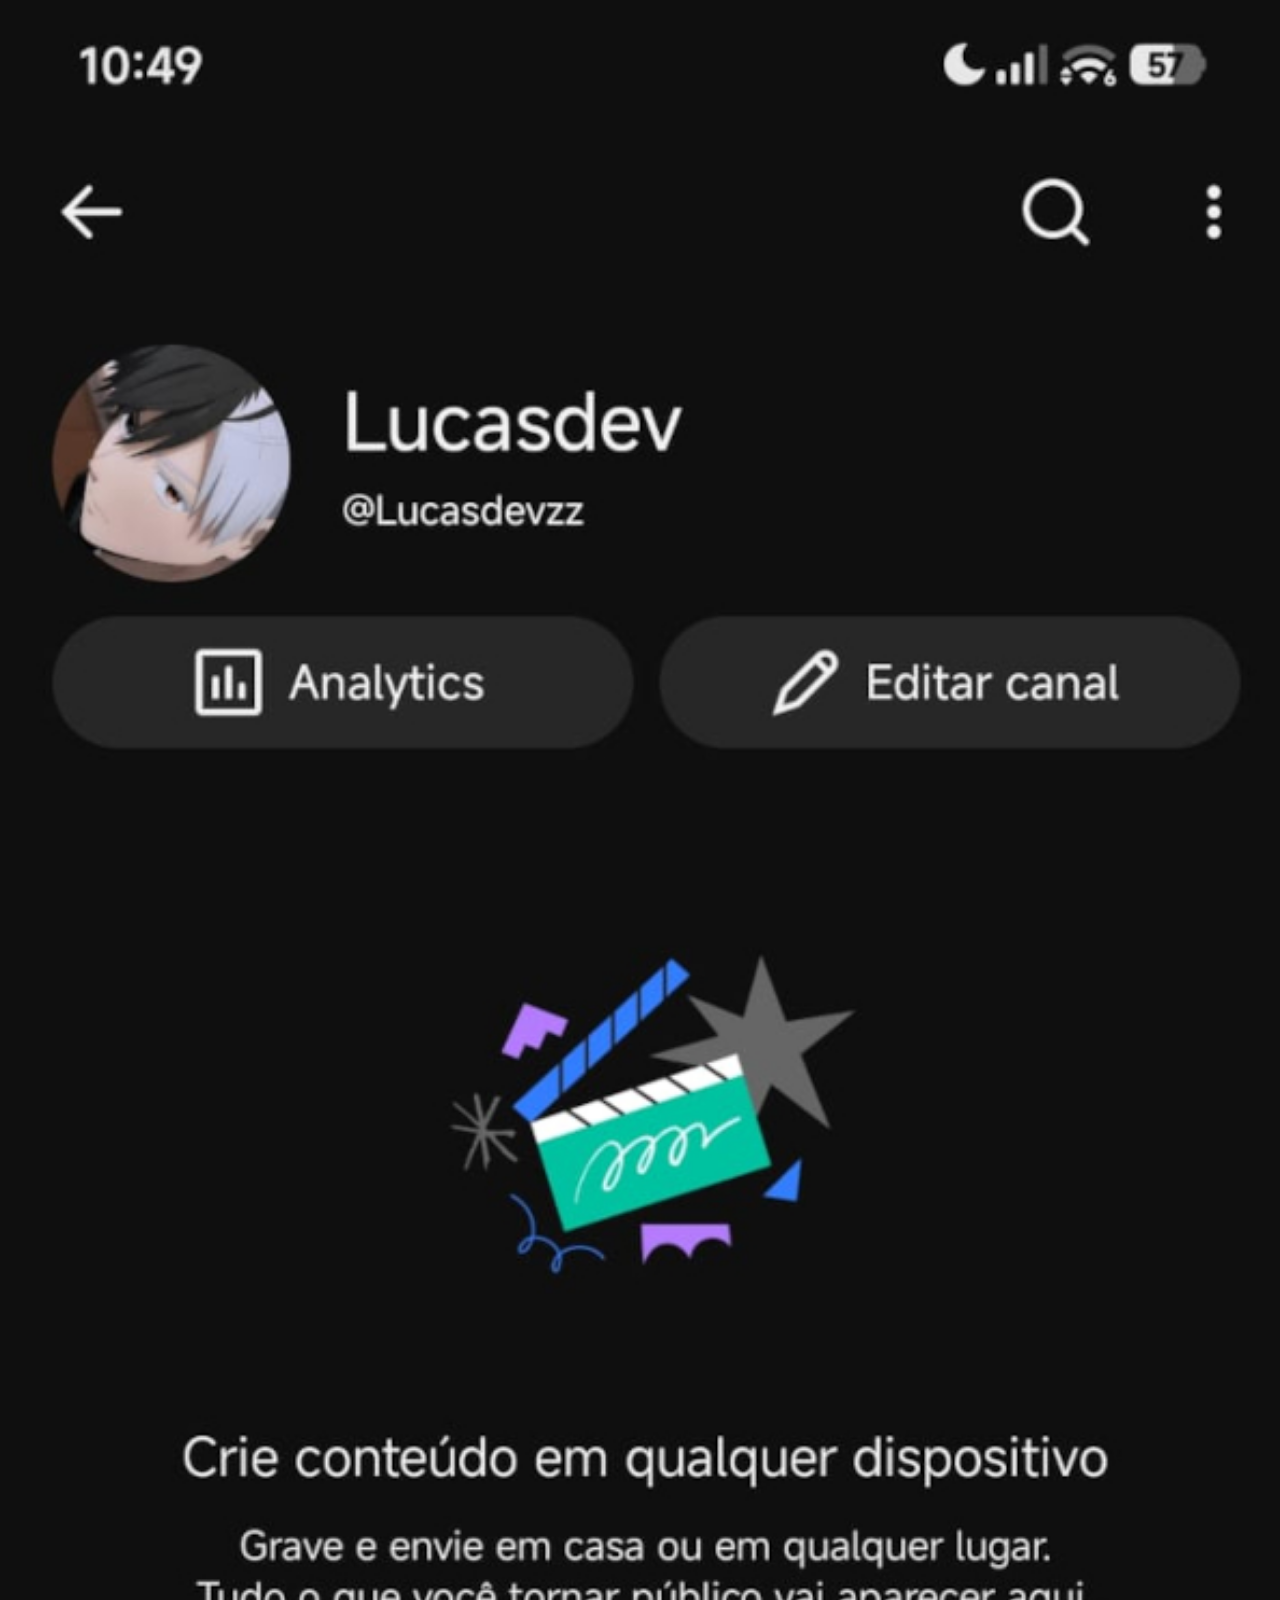
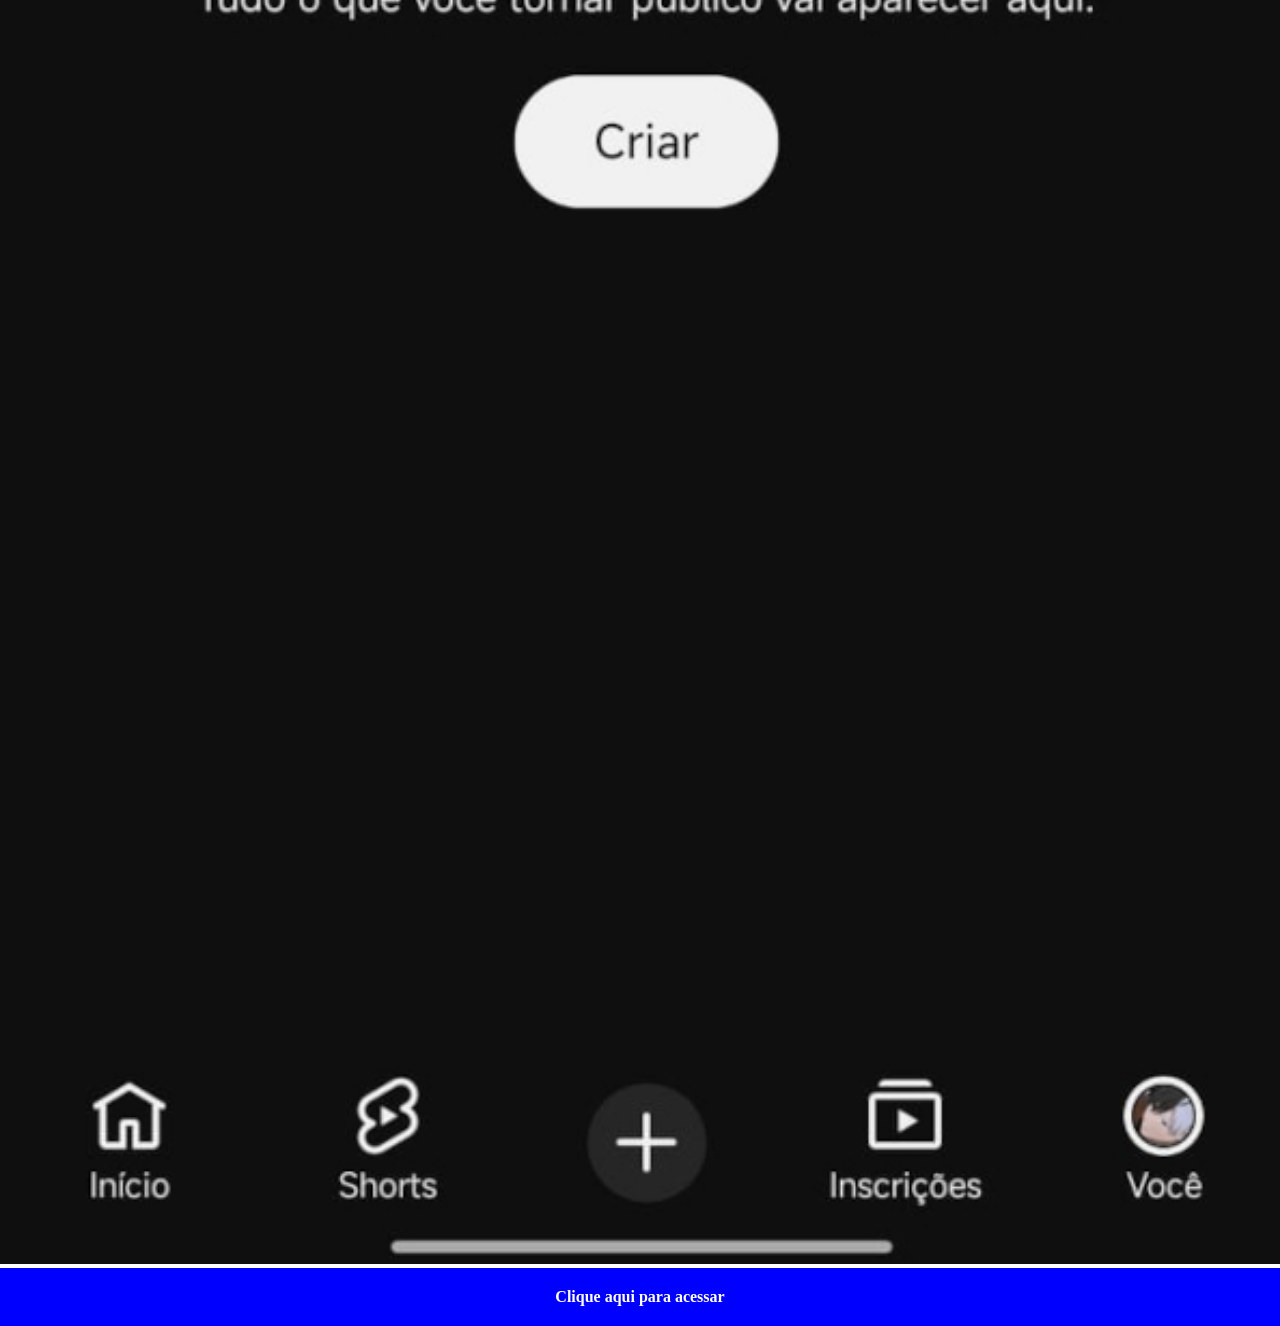
<file: youtube.html>
<!DOCTYPE html>
<html lang="pt-br">
<head>
    <meta charset="UTF-8">
    <meta name="viewport" content="width=device-width, initial-scale=1.0">
    <title>YouTube</title>
    <link rel="stylesheet" href="estilos/social.css">
</head>
<body>
    <img src="imagens/tela-youtube-joao.jpg" alt="YouTube">
    <a href="https://youtube.com/@lucasdevzz?si=mKDTLPeMKXC9lids" target="_blank">Clique aqui para acessar</a>
</body>
</html>
</file>
<file: estilos/style.css>
@charset 'UTF-8';

* {
    margin: 0px;
    padding: 0px;
    font-family: Arial, Helvetica, sans-serif;
}

html, body {
    height: 100vh;
    width: 100vw;
    background-color: black;
}

body {
    background: url(../imagens/fundo-madeira.jpg) no-repeat top center ;
    background-size: cover;
    background-attachment: fixed;
    height: 100vh;
}

main {
    position: relative;
    height: 100vh;
    
}

section.telefone {
    position: absolute;
    top: 50%;
    left: 45%;
    transform: translate(-50%, -50%);
    width: 350px;
    height: 627px;
    background-color: blue;
    background: url(../imagens/frame-iphone.png) no-repeat;
}

iframe.tela {
    position: relative;
    top: 80px;
    left: 22px;
    width: 267px;
    height: 471px;
}

section.redes-sociais img {
    width: 50px;
    border-radius: 50%;
    box-shadow: 2px 2px 5px rgba(0, 0, 0, 0.61);
    box-sizing: border-box;
    
}

section.redes-sociais {
    position: absolute;
    top: 0;
    right: 10px;
    height: 100vh;

    display: flex;
    flex-direction: column;
    justify-content: center;
    
}

section.redes-sociais img:hover {
    border: 2px solid rgba(255, 255, 255, 0.616);
    transform: translate(-3px, -3px);
    box-shadow: 5px 5px 10px rgba(0, 0, 0, 0.534);
    transition: transform 0.2s, border 0.1s;
    
}
</file>
<file: estilos/social.css>
@charset 'UTF-8';

        * {
            margin: 0px;
            padding: 0px;
            font-family: 'Times New Roman', Times, serif;
        }

        ::-webkit-scrollbar {
            width: 0px;
            height: 0px;
        }
        
        img {
            width: 100vw;

        }

        a {
            display: block;
            background-color: blue;
            color: white;
            padding: 20px;
            text-align: center;
            font-weight: bold;
            text-decoration: none;
        }

        a:hover {
            background-color: rgba(0, 0, 255, 0.432);
        }
</file>
